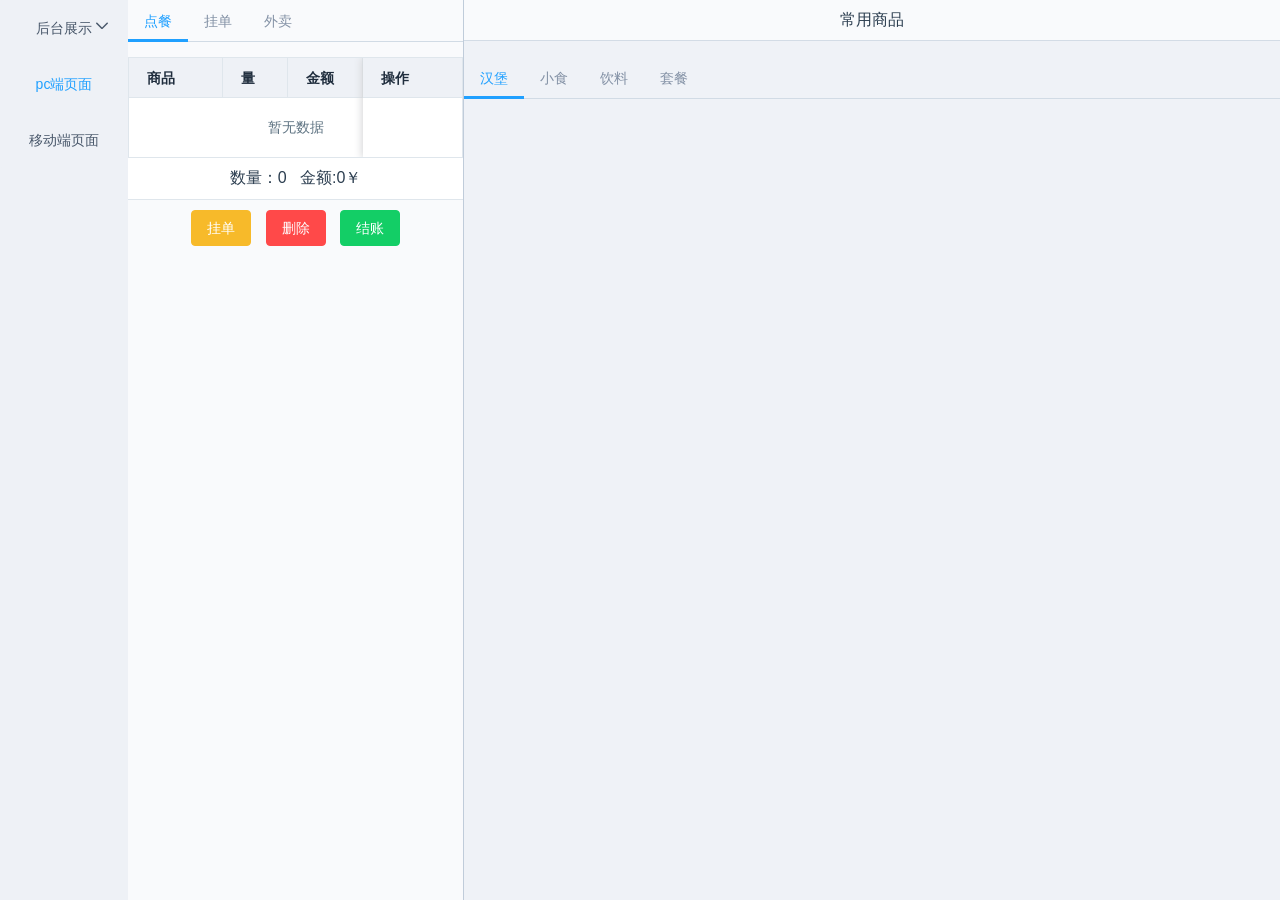
<file: index.html>
<!DOCTYPE html><html><head><meta charset=utf-8><title>pos系统</title><link rel=stylesheet href=http://at.alicdn.com/t/font_jrralecbqbtbuik9.css><style>html,body,#app{
        margin: 0;
        padding: 0;
        height: 100%;
      }</style><link href=./static/css/app.3a19585bdc3f00dec6bee35e8d6005c1.css rel=stylesheet></head><body><div id=app></div><script type=text/javascript src=./static/js/manifest.e45a3554b7d37292c653.js></script><script type=text/javascript src=./static/js/vendor.a2887cfcc15d19ffaa5c.js></script><script type=text/javascript src=./static/js/app.799902dcd761c5651211.js></script></body></html>
</file>
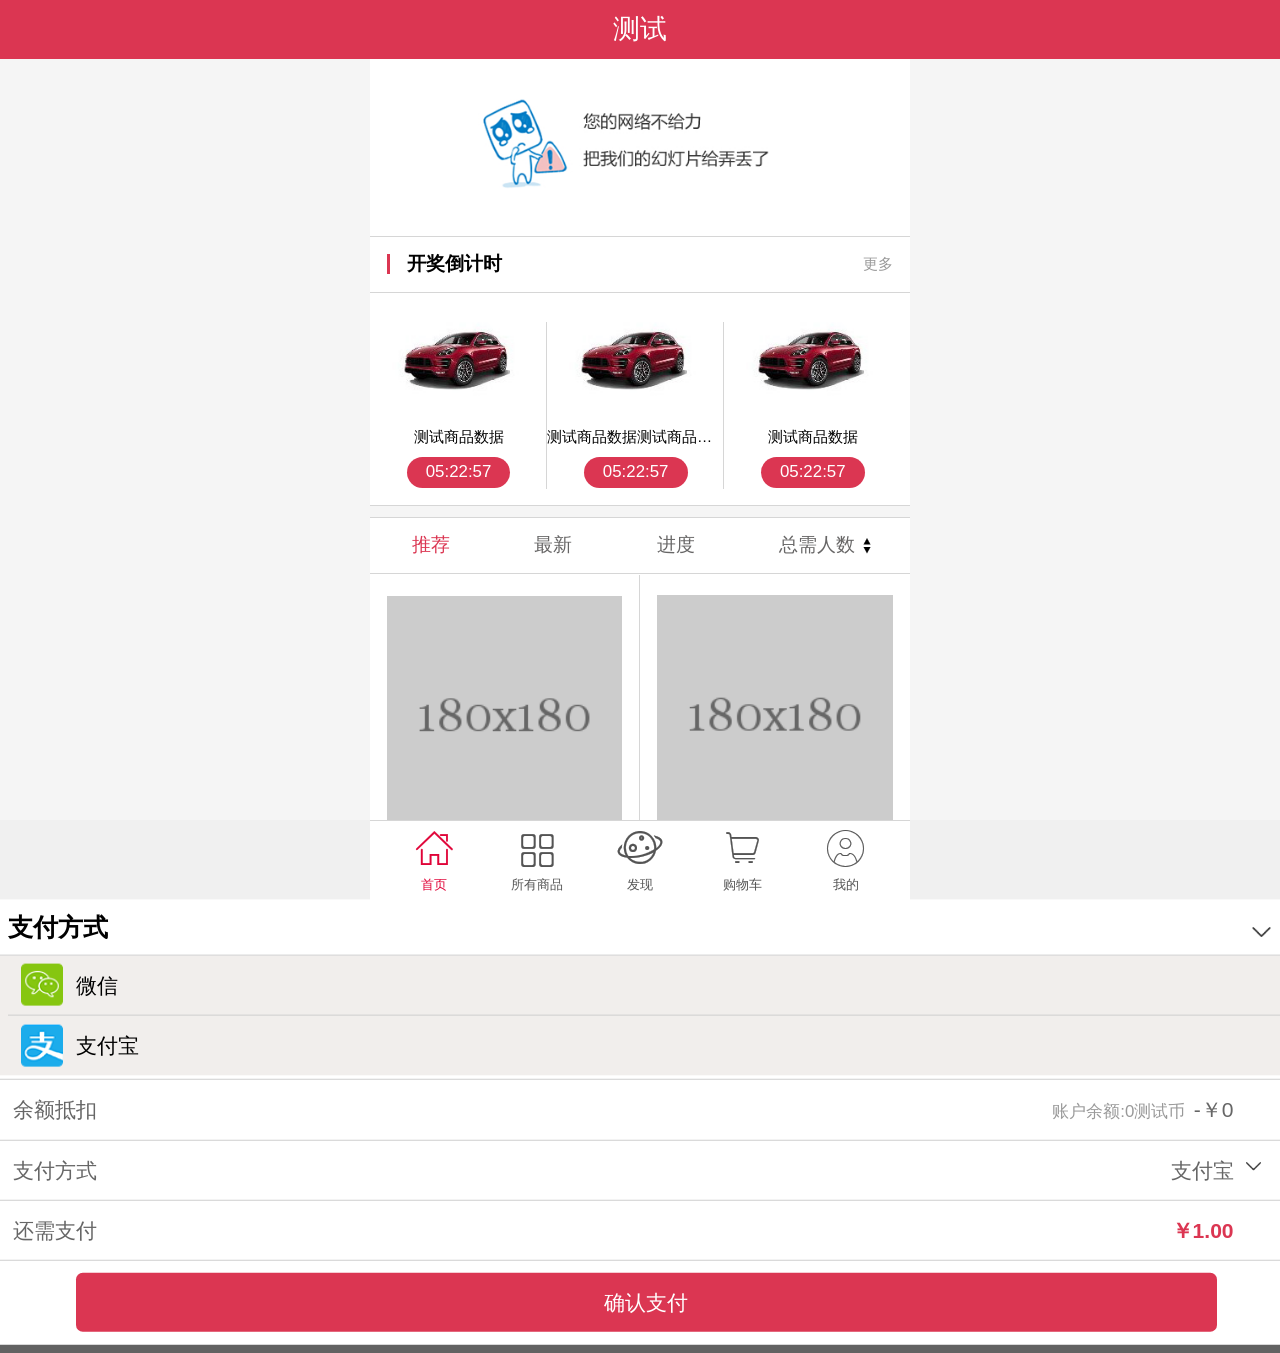
<file: app/index/index.html>
<!DOCTYPE html>
<html lang="en">
<head>
    <meta charset="UTF-8">
    <title>测试首页</title>
    <meta name="viewport" content="width=device-width,maximum-scale=1.0,user-scalable=0">
    <meta name="format-detection" content="telephone=no">
    <meta name="format-detection" content="email=no">
    <meta name="format-detection" content="adress=no">
    <script src="../public-js/flexible.min.js"></script>
    <script src="../public-js/zepto.min.js"></script>
    <script src="../public-js/swiper.min.js"></script>
    <link rel="stylesheet" href="../public-css/swiper.min.css">
    <link rel="stylesheet" href="../public-css/normalize.css">
    <link rel="stylesheet" href="index.min.css">
</head>
<body>
    <header>
        <!--<select name="" id="index-select">-->
            <!--<option value="南京">南京</option>-->
            <!--<option value="上海">上海</option>-->
            <!--<option value="无锡">无锡</option>-->
        <!--</select>-->
        测试
    </header>
    <section class="idnex-section">
        <div class="swiper-container index-banner">
            <div class="swiper-wrapper">
                <div class="swiper-slide">
                    <a href="javascript:void(0)"><img src="../public-img/banner.png"></a>
                </div>
            </div>
            <div class="swiper-pagination"></div>
        </div>
        <!--<nav>-->
            <!--<div class="nav-list">-->
                <!--<a href="local-index.html">-->
                    <!--<div class="nav-box">-->
                        <!--<img src="../public-img/icon-house.png" alt="">-->
                    <!--</div>-->
                    <!--<span>本地优选</span>-->
                <!--</a>-->
                <!--<a href="members.html">-->
                    <!--<div class="nav-box">-->
                        <!--<img src="../public-img/icon-prize.png" alt="">-->
                    <!--</div>-->
                    <!--<span>会员专区</span>-->
                <!--</a>-->
                <!--<a href="../personal/red-bao.html">-->
                    <!--<div class="nav-box">-->
                        <!--<img src="../public-img/icon-Packing.png" alt="">-->
                    <!--</div>-->
                    <!--<span>抢红包</span>-->
                <!--</a>-->
                <!--<a href="javascript:">-->
                    <!--<div class="nav-box">-->
                        <!--<img src="../public-img/icon-alarm.png" alt="">-->
                    <!--</div>-->
                    <!--<span>最新揭晓</span>-->
                <!--</a>-->
            <!--</div>-->
            <!--&lt;!&ndash;选择其他地区的时候&ndash;&gt;-->
            <!--<div class="nav-list local" style="display: none">-->
                <!--<a href="javascript:">-->
                    <!--<div class="nav-box">-->
                        <!--<img src="../public-img/icon-features.png" alt="">-->
                    <!--</div>-->
                    <!--<span>一元特色</span>-->
                <!--</a>-->
                <!--<a href="javascript:">-->
                    <!--<div class="nav-box">-->
                        <!--<img src="../public-img/icon-catering.png" alt="">-->
                    <!--</div>-->
                    <!--<span>一元餐饮</span>-->
                <!--</a>-->
                <!--<a href="javascript:">-->
                    <!--<div class="nav-box">-->
                        <!--<img src="../public-img/icon-features-04.png" alt="">-->
                    <!--</div>-->
                    <!--<span>一元娱乐</span>-->
                <!--</a>-->
                <!--<a href="javascript:">-->
                    <!--<div class="nav-box">-->
                        <!--<img src="../public-img/icon-life.png" alt="">-->
                    <!--</div>-->
                    <!--<span>一元生活</span>-->
                <!--</a>-->
            <!--</div>-->
        <!--</nav>-->
        <!--<div class="index-title">-->
            <!--<span>5分钟前 <em class="red">138****758</em> (获得第280期Canon/佳能EOS 760D)</span>-->
            <!--<span>5分钟前 <em class="red">138****758</em> (获得第280期Canon/佳能EOS 760D)</span>-->
        <!--</div>-->
        <div class="countdown">
            <span class="countdown-title">
                <em>开奖倒计时</em>
                <a href="../buy-shop/new-time-list.html">更多</a>
            </span>
            <ul class="countdown-list">
                <li>
                    <a href="javascript:">
                        <img src="../public-img/car.jpg" alt="">
                    </a>
                    <p>测试商品数据</p>
                    <span>05:22:57</span>
                </li>
                <li>
                    <a href="javascript:">
                        <img src="../public-img/car.jpg" alt="">
                    </a>
                    <p>测试商品数据测试商品数据</p>
                    <span>05:22:57</span>
                </li>
                <li>
                    <a href="javascript:">
                        <img src="../public-img/car.jpg" alt="">
                    </a>
                    <p>测试商品数据</p>
                    <span>05:22:57</span>
                </li>
            </ul>
        </div>
        <div class="content">
            <ul class="content-nav">
                <li class="content-nav-list active" data-title="6" data-start="2"><a href="javascript:">推荐</a></li>
                <li class="content-nav-list" data-title="2" data-start="2"><a href="javascript:">最新</a></li>
                <li class="content-nav-list" data-title="7" data-start="2"><a href="javascript:">进度</a></li>
                <li class="content-nav-list content-nav-last" data-title="9" data-start="2"><a href="javascript:">总需人数</a><i class="iconfont icon-shangxiajian01"></i></li>
            </ul>
            <div class="content-box">
                <ul class="content-box-ul" data-id="6">
                    <li>
                        <div class="shop-box">
                            <a href="../buy-shop/details.html">
                                <img src="../public-img/public-title.png" alt="">
                            </a>
                            <div class="content-title">
                                <h3>2012 款奔驰ML</h3>
                                <p>开奖进度<em>60%</em></p>
                                <div class="linear clearfix"><i></i></div>
                            </div>
                            <div class="content-buy">
                                <img src="../public-img/icon-bay.png" alt="">
                            </div>
                        </div>
                    </li>
                    <li>
                        <div class="shop-box">
                            <a href="../buy-shop/details.html">
                                <img src="../public-img/public-title.png" alt="">
                            </a>
                            <div class="content-title">
                                <h3>2012 款奔驰ML</h3>
                                <p>开奖进度<em>60%</em></p>
                                <div class="linear clearfix"><i></i></div>
                            </div>
                            <div class="content-buy">
                                <img src="../public-img/icon-bay.png" alt="">
                            </div>
                        </div>
                    </li>
                    <li>
                        <div class="shop-box">
                            <a href="../buy-shop/details.html">
                                <img src="../public-img/public-title.png" alt="">
                            </a>
                            <div class="content-title">
                                <h3>2012 款奔驰ML</h3>
                                <p>开奖进度<em>60%</em></p>
                                <div class="linear clearfix"><i></i></div>
                            </div>
                            <div class="content-buy">
                                <img src="../public-img/icon-bay.png" alt="">
                            </div>
                        </div>
                    </li>
                    <li>
                        <div class="shop-box">
                            <a href="../buy-shop/details.html">
                                <img src="../public-img/public-title.png" alt="">
                            </a>
                            <div class="content-title">
                                <h3>2012 款奔驰ML</h3>
                                <p>开奖进度<em>60%</em></p>
                                <div class="linear clearfix"><i></i></div>
                            </div>
                            <div class="content-buy">
                                <img src="../public-img/icon-bay.png" alt="">
                            </div>
                        </div>
                    </li>
                </ul>
            </div>
        </div>
    </section>
<footer>
    <div class="footer-box">
        <a class="red" href="javascript:void(0)">
            <div class="footer-icon iconfont icon-shouye-copy">
            </div>
            <p>首页</p>
        </a>
        <a href="../classify/classify.html">
            <div class="footer-icon iconfont icon-suoyou"></div>
            <p>所有商品</p>
        </a>
        <a href="../found/found.html">
            <div class="footer-icon iconfont icon-faxian"></div>
            <p>发现</p>
        </a>
        <a href="../buy-shop/buy-shop.html">
            <div class="footer-icon iconfont icon-iconfont02"></div>
            <p>购物车</p>
        </a>
        <a href="../personal/personal.html">
            <div class="footer-icon iconfont icon-wode"></div>
            <p>我的</p>
        </a>
    </div>
</footer>
    <!--购物弹出层-->
    <div class="w-pay-shop" style="transform: translate3d(0, 100%, 0)">
        <div class="w-pay-title">
            <h2>测试有风险，参与需谨慎</h2>
            <em class="w-pay-btn"></em>
        </div>
        <div class="w-participate">
            <h3 class="participate-title">参与人次</h3>
            <div class="participate-operation">
                <span class="operation-subtract">-</span>
                <input class="operation-input red" value="1" type="number">
                <span class="operation-add">+</span>
            </div>
            <p class="red participate-describe">10元/人次</p>
            <p class="red participate-describe">单期累计上限500人次</p>
            <ul class="participate-ul">
                <li>5</li>
                <li>10</li>
                <li>15</li>
                <li>20</li>
            </ul>
        </div>
        <div class="w-total">共<em class="red total-lang">1</em>元</div>
        <div class="w-total-btn">立即购买</div>
    </div>
    <!--结算-->
    <div class="w-popup" style="transform: translate3d(0, 100%, 0);">
        <ul>
            <li><h3>结算</h3><em class="popup-colse"></em></li>
            <li><span class="popup-left">应付总额</span><span class="popup-right">￥1.00</span></li>
            <li><span class="popup-left">红包抵扣</span><span class="popup-right"><i class="popup-font">暂无可用红包</i>-￥0</span></li>
            <li><span class="popup-left">余额抵扣</span><span class="popup-right"><i class="popup-font">账户余额:0测试币</i>-￥0</span></li>
            <li class="w-harArr"><span class="popup-left">支付方式</span><span class="popup-right popup-text">支付宝<i class="icon-bg"></i></span></li>
            <li><span class="popup-left">还需支付</span><span class="red popup-right blod">￥1.00</span></li>
            <li><p>确认支付</p></li>
        </ul>
    </div>
    <!--选择支付方式-->
    <div class="w-pay-list" style="transform: translate3d(0, 100%, 0);">
        <div class="w-pay-title">
            <h2>支付方式</h2>
            <em class="w-pay-down"></em>
        </div>
        <ul class="w-pay-list-box">
            <li><img src="../public-img/choose-webchat.png" alt=""><h3>微信</h3></li>
            <li><img src="../public-img/choose-apy.png" alt=""><h3>支付宝</h3></li>
        </ul>
    </div>
    <div class="w-mask w-mask-lower" style="transform: translate3d(0, 100%, 0)"></div>
    <script src="../public-js/main.js"></script>
    <script src="../public-js/index.js"></script>
</body>
</html>
</file>
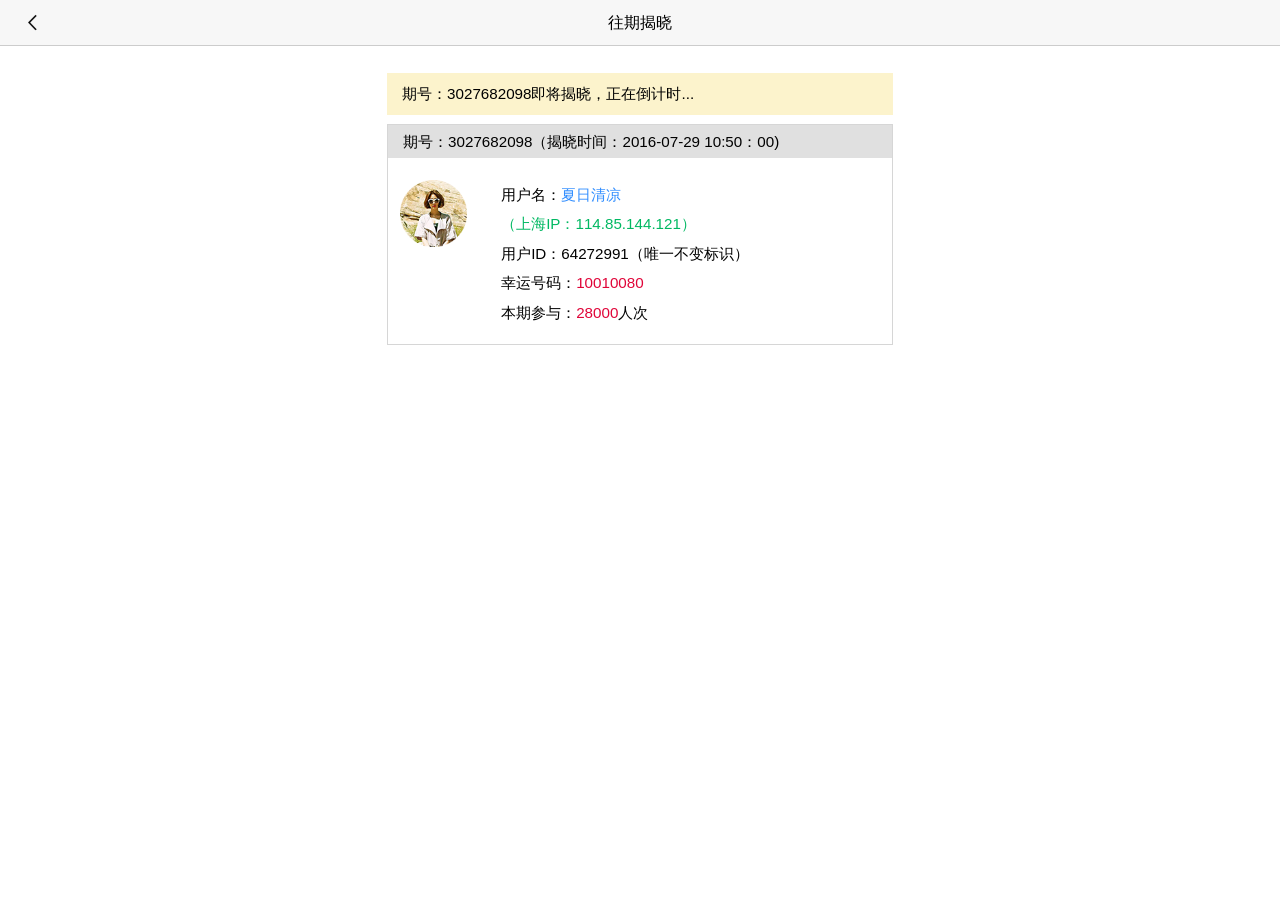
<file: app/buy-shop/announced.html>
<!DOCTYPE html>
<html lang="en">
<head>
    <meta charset="UTF-8">
    <title>正在揭晓</title>
    <meta name="viewport" content="width=device-width,maximum-scale=1.0,user-scalable=0">
    <meta name="format-detection" content="telephone=no">
    <meta name="format-detection" content="email=no">
    <meta name="format-detection" content="adress=no">
    <script src="../public-js/flexible.min.js"></script>
    <script src="../public-js/zepto.min.js"></script>
    <link rel="stylesheet" href="../public-css/normalize.css">
    <link rel="stylesheet" href="buy-shop.min.css">
</head>
<body class="announced-body">
<header class="header-main">
    <a href="javascript:" class="iconfont icon-fanhui"></a>
    往期揭晓
</header>
<section class="announced-section">
    <h1 class="announced-away">期号：<em>3027682098</em>即将揭晓，正在倒计时...</h1>
    <ul class="announced-ul-box">
        <li class="announced-list">
            <h3>期号：<em class="announced-num">3027682098</em>（揭晓时间：<em class="announced-time">2016-07-29 10:50：00</em>)</h3>
            <div class="announced-list-box clearfix">
                <a class="list-box-img" href="javascript:void(0)">
                    <img src="../public-img/geren-logo.png" alt="">
                </a>
                <div class="list-box-right">
                    <p>用户名：<em class="blue">夏日清凉</em></p>
                    <p class="green">（上海IP：114.85.144.121）</p>
                    <p>用户ID：64272991（唯一不变标识）</p>
                    <p>幸运号码：<em class="red">10010080</em></p>
                    <p>本期参与：<em class="red">28000</em>人次</p>
                </div>
            </div>
        </li>
    </ul>
</section>
<script src="../public-js/main.js"></script>
<script src="../public-js/announced.js"></script>
</body>
</html>
</file>
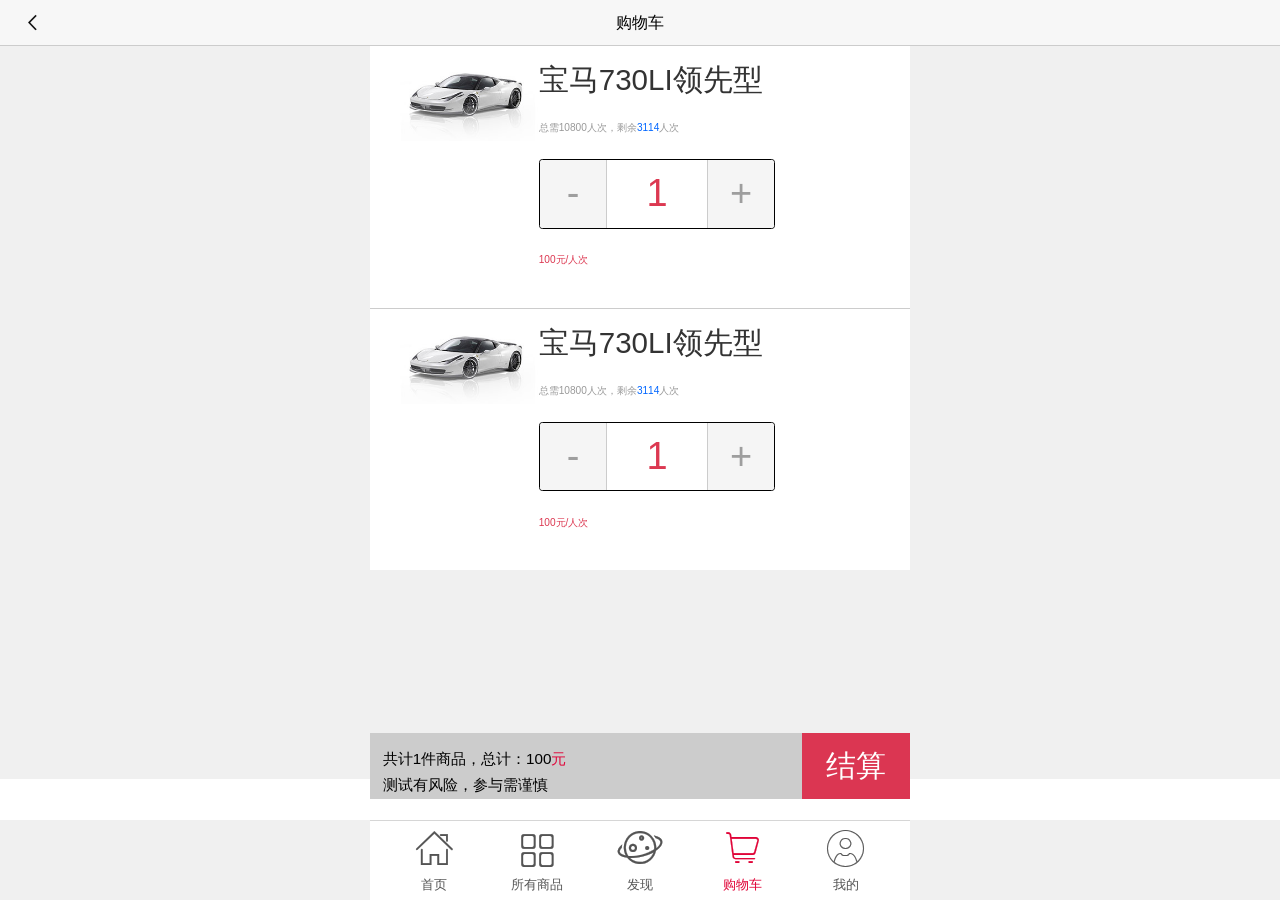
<file: app/buy-shop/buy-shop.html>
<!DOCTYPE html>
<html lang="en">
<head>
    <meta charset="UTF-8">
    <title>购物车</title>
    <meta name="viewport" content="width=device-width,maximum-scale=1.0,user-scalable=0">
    <meta name="format-detection" content="telephone=no">
    <meta name="format-detection" content="email=no">
    <meta name="format-detection" content="adress=no">
    <script src="../public-js/flexible.min.js"></script>
    <script src="../public-js/zepto.min.js"></script>
    <link rel="stylesheet" href="../public-css/normalize.css">
    <link rel="stylesheet" href="buy-shop.min.css">
</head>
<body>
<header class="header-main">
    <a href="javascript:" class="iconfont icon-fanhui"></a>
    购物车
</header>
<section class="buy-shop-section">
    <!--数据为空-->
    <div class="buy-shop-empty">
        <img src="../public-img/my-duo-header.png" alt="">
        <h3>你的购物车是空的</h3>
        <a href="javascript:">立即购买</a>
    </div>
    <!--有数据时候-->
    <div class="buy-shop-data">
        <div class="buy-shop-data-box">
            <ul>
                <li>
                    <a href="javascript:">
                        <img src="../public-img/car-big.jpg" alt="">
                    </a>
                    <div class="data-box-list">
                        <h3>宝马730LI领先型</h3>
                        <p>总需10800人次，剩余<span>3114</span>人次</p>
                        <div class="box-list-select">
                            <span class="w-number-btn-minus">-</span>
                            <input type="text" value="1" pattern="[0-9]*">
                            <span class="w-number-btn-plus">+</span>
                        </div>
                        <p class="red">100元/人次</p>
                    </div>
                </li>
                <li>
                    <a href="javascript:">
                        <img src="../public-img/car-big.jpg" alt="">
                    </a>
                    <div class="data-box-list">
                        <h3>宝马730LI领先型</h3>
                        <p>总需10800人次，剩余<span>3114</span>人次</p>
                        <div class="box-list-select">
                            <span class="w-number-btn-minus">-</span>
                            <input type="text" value="1" pattern="[0-9]*">
                            <span class="w-number-btn-plus">+</span>
                        </div>
                        <p class="red">100元/人次</p>
                    </div>
                </li>
            </ul>
        </div>
    </div>
    <div class="shop-btn">
        <section class="section-b section-w">
            <p>共计<em>1</em>件商品，总计：<i>100</i><i class="red">元</i></p>
            <p>测试有风险，参与需谨慎</p>
        </section>
        <div class="btn-shop section-b">
            结算
        </div>
    </div>
</section>
<footer>
    <div class="footer-box">
        <a href="../index/index.html">
            <div class="footer-icon iconfont icon-shouye-copy">
            </div>
            <p>首页</p>
        </a>
        <a href="../classify/classify.html">
            <div class="footer-icon iconfont icon-suoyou"></div>
            <p>所有商品</p>
        </a>
        <a href="../found/found.html">
            <div class="footer-icon iconfont icon-faxian"></div>
            <p>发现</p>
        </a>
        <a class="red" href="../buy-shop/buy-shop.html">
            <div class="footer-icon iconfont icon-iconfont02"></div>
            <p>购物车</p>
        </a>
        <a href="../personal/personal.html">
            <div class="footer-icon iconfont icon-wode"></div>
            <p>我的</p>
        </a>
    </div>
</footer>
<script src="../public-js/main.js"></script>
</body>
</html>
</file>
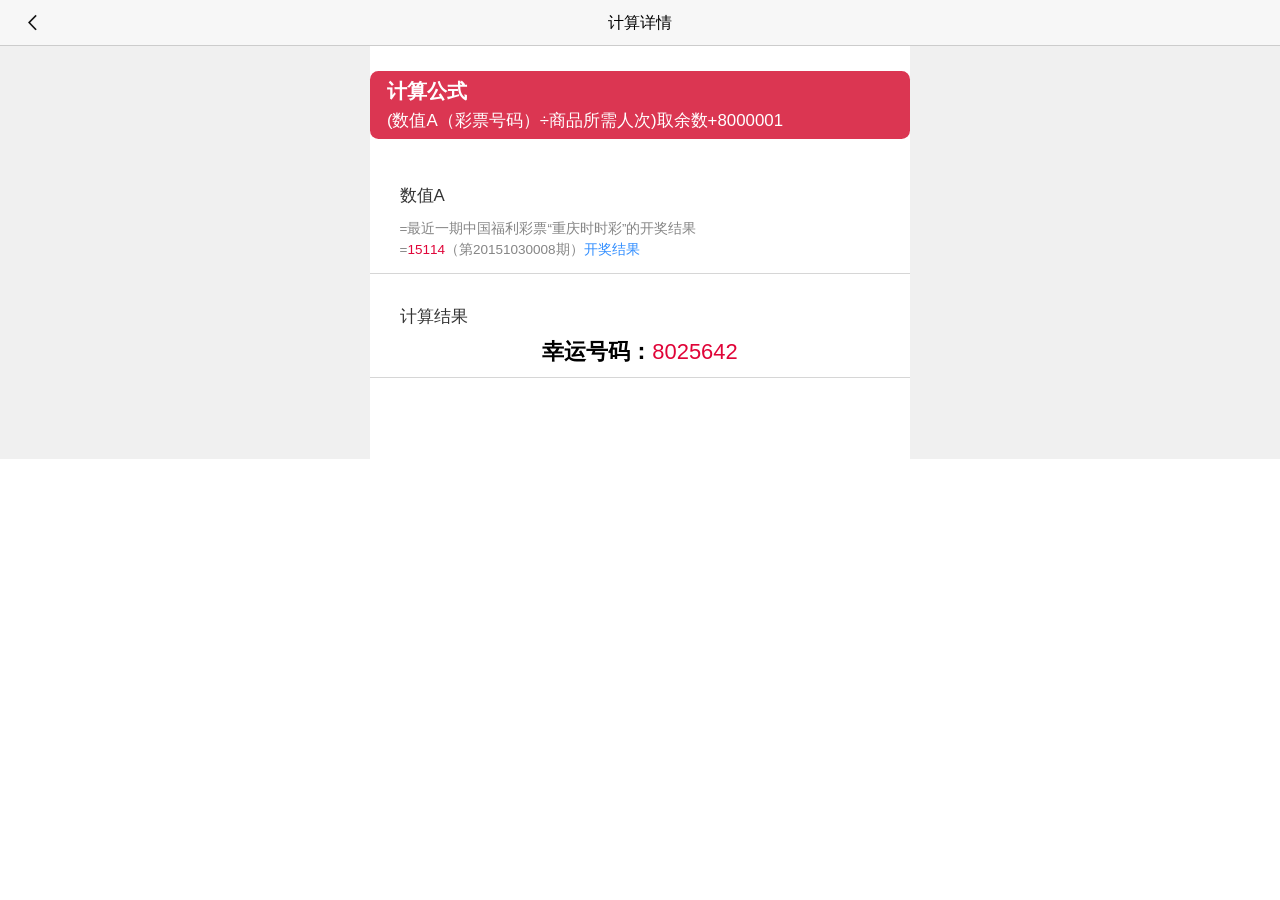
<file: app/buy-shop/calculate.html>
<!DOCTYPE html>
<html lang="en">
<head>
    <meta charset="UTF-8">
    <title>计算详情</title>
    <meta name="viewport" content="width=device-width,maximum-scale=1.0,user-scalable=0">
    <meta name="format-detection" content="telephone=no">
    <meta name="format-detection" content="email=no">
    <meta name="format-detection" content="adress=no">
    <script src="../public-js/flexible.min.js"></script>
    <script src="../public-js/zepto.min.js"></script>
    <link rel="stylesheet" href="../public-css/normalize.css">
    <link rel="stylesheet" href="buy-shop.min.css">
</head>
<body>
<header class="header-main calculate-header">
    <a href="javascript:" class="iconfont icon-fanhui"></a>
    计算详情
</header>
<section class="calculate-section">
    <div class="calculate-title">
        <h3>计算公式</h3>
        <p>(数值A（彩票号码）÷商品所需人次)取余数+8000001</p>
    </div>
    <div class="calculate-describe">
        <h2>数值A</h2>
        <p>=最近一期中国福利彩票“重庆时时彩”的开奖结果</p>
        <p>=<em class="red">15114</em>（第20151030008期）<em class="blue">开奖结果</em></p>
    </div>
    <div class="calculate-describe">
        <h2>计算结果</h2>
        <b>幸运号码：<em class="red">8025642</em></b>
    </div>
</section>
<script src="../public-js/main.js"></script>
</body>
</html>
</file>
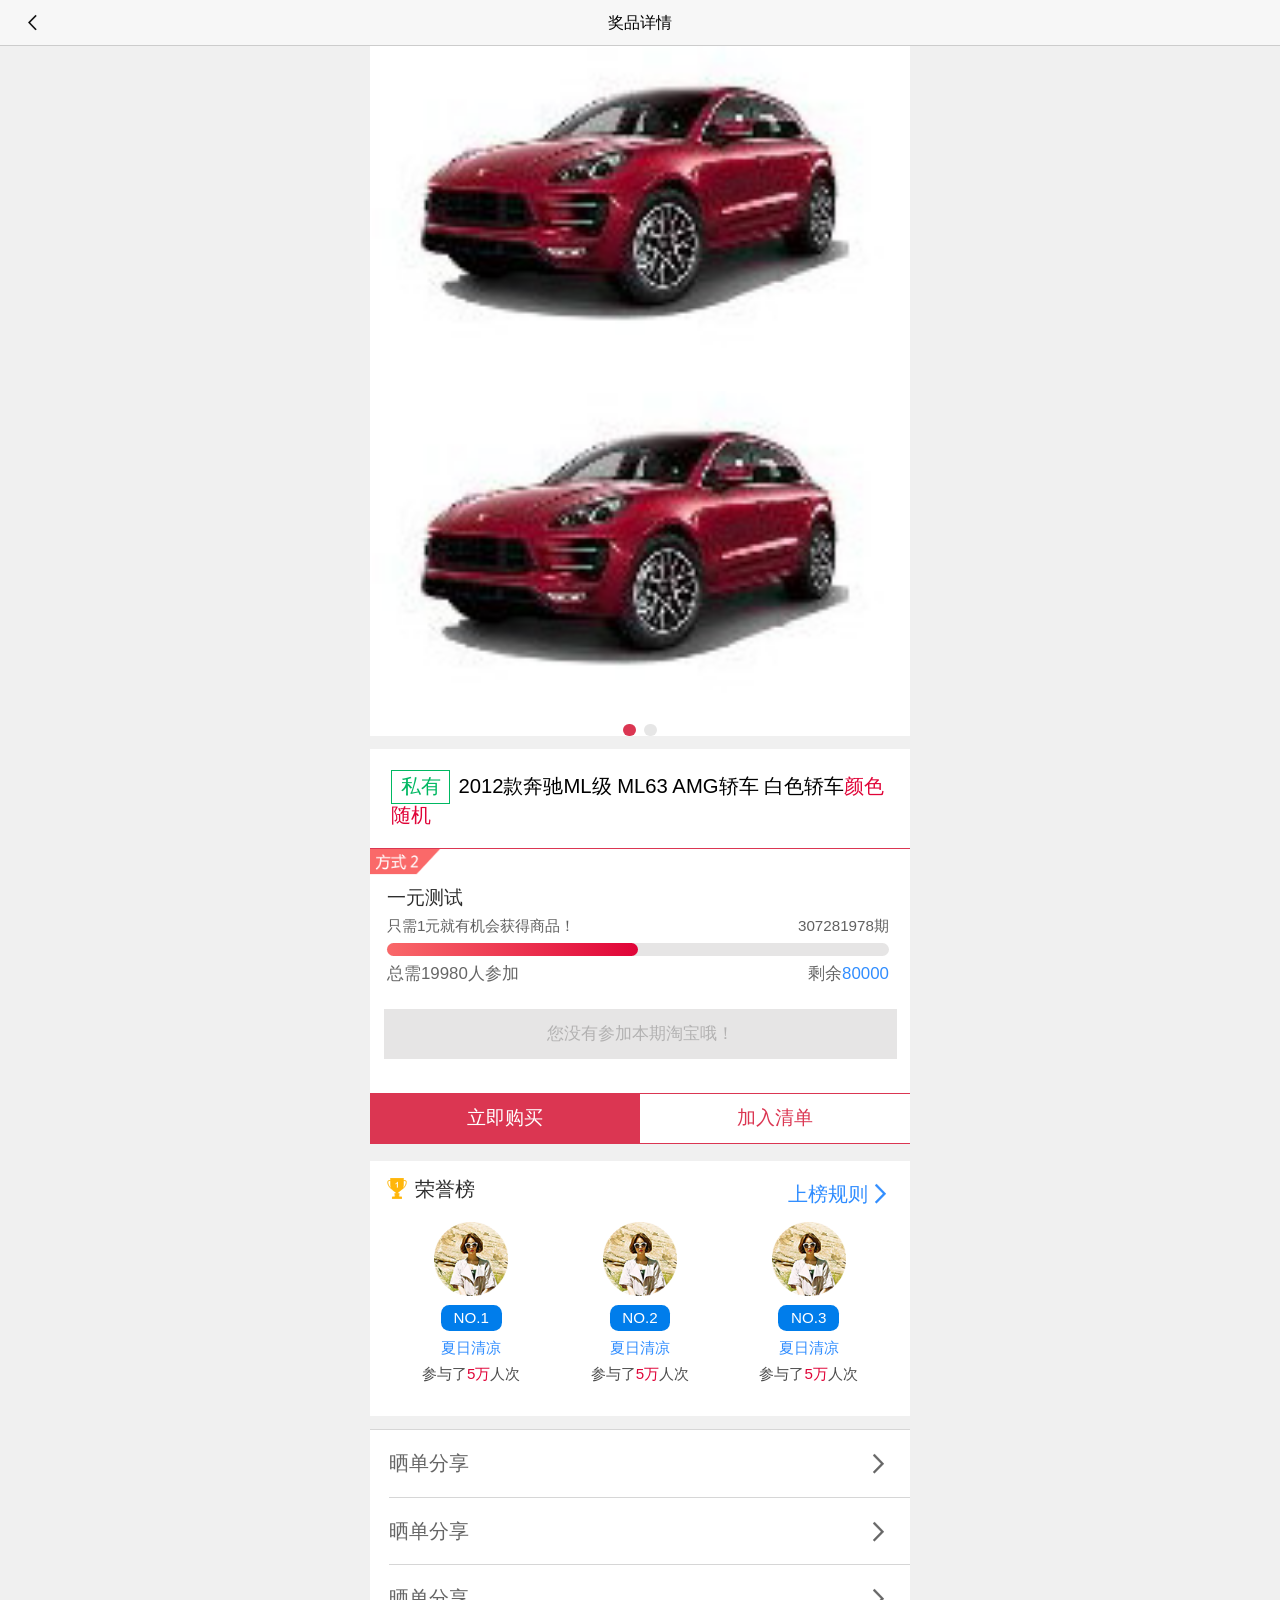
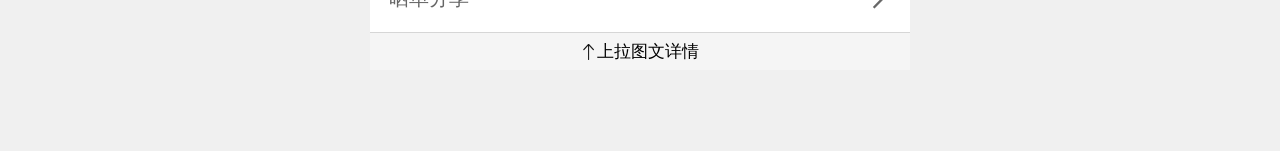
<file: app/buy-shop/details-selfish.html>
<!DOCTYPE html>
<html lang="en">
<head>
    <meta charset="UTF-8">
    <title>奖品详情</title>
    <meta name="viewport" content="width=device-width,maximum-scale=1.0,user-scalable=0">
    <meta name="format-detection" content="telephone=no">
    <meta name="format-detection" content="email=no">
    <meta name="format-detection" content="adress=no">
    <script src="../public-js/flexible.min.js"></script>
    <script src="../public-js/zepto.min.js"></script>
    <link rel="stylesheet" href="../public-css/normalize.css">
    <link rel="stylesheet" href="buy-shop.min.css">
</head>
<body>
<header class="header-main">
    <a href="javascript:" class="iconfont icon-fanhui"></a>
    奖品详情
</header>
<section class="details-section">
    <div class="details-banner">
        <ul class="details-ul">
            <li class="details-banner-li">
                <a href="javascript:void(0)">
                    <img src="../public-img/car.jpg" alt="">
                </a>
            </li>
            <li class="details-banner-li">
                <a href="javascript:void(0)">
                    <img src="../public-img/car.jpg" alt="">
                </a>
            </li>
        </ul>
        <div class="details-bom">
            <ol class="details-ol">
                <li class="on"></li>
                <li></li>
            </ol>
        </div>
    </div>
    <div class="details-banner-title">
        <span class="green">私有</span>2012款奔驰ML级 ML63 AMG轿车 白色轿车<em class="red">颜色随机</em>
    </div>
    <div class="details-title-two">
        <img class="details-two-img" src="../public-img/details-title-two.png" alt="">
        <h3>一元测试</h3>
        <div class="details-title-box clearfix">
            <p class="details-p-l">只需1元就有机会获得商品！</p>
            <p class="details-p-r"><em>307281978</em>期</p>
        </div>
        <div class="details-title-data">
            <em></em>
        </div>
        <div class="details-title-cle clearfix">
            <p class="details-cle-l">总需<em>19980</em>人参加</p>
            <p class="details-cle-r">剩余<em class="blue">80000</em></p>
        </div>
        <button class="details-title-btn" disabled="disabled">您没有参加本期淘宝哦！</button>
    </div>
    <div class="details-pay">
        <a class="details-now" href="javascript:void(0)">立即购买</a>
        <a class="details-shopping" href="javascript:void(0)">加入清单</a>
    </div>
    <div class="details-honor">
        <div class="details-honor-list">
            <span class="honor-list-l">
                <i class="iconfont icon-cup"></i>荣誉榜
            </span>
            <span class="honor-list-r">
                <a href="javascript:void(0)">上榜规则<i class="iconfont icon-qianjin"></i></a>
            </span>
        </div>
        <ul class="honor-list-box">
            <li class="honor-list-li">
                <a class="honor-list-img" href="javascript:void(0)">
                    <img src="../public-img/geren-logo.png" alt="">
                </a>
                <p class="honor-list-ranking">NO.1</p>
                <a class="honor-list-name" href="javascript:void(0)">夏日清凉</a>
                <span class="honor-list-num">参与了<em class="red">5万</em>人次</span>
            </li>
            <li class="honor-list-li">
                <a class="honor-list-img" href="javascript:void(0)">
                    <img src="../public-img/geren-logo.png" alt="">
                </a>
                <p class="honor-list-ranking">NO.2</p>
                <a class="honor-list-name" href="javascript:void(0)">夏日清凉</a>
                <span class="honor-list-num">参与了<em class="red">5万</em>人次</span>
            </li>
            <li class="honor-list-li">
                <a class="honor-list-img" href="javascript:void(0)">
                    <img src="../public-img/geren-logo.png" alt="">
                </a>
                <p class="honor-list-ranking">NO.3</p>
                <a class="honor-list-name" href="javascript:void(0)">夏日清凉</a>
                <span class="honor-list-num">参与了<em class="red">5万</em>人次</span>
            </li>
        </ul>
    </div>
    <div class="honor-record">
        <span class="honor-record-list">
            <a href="javascript:void(0)">晒单分享</a>
            <i class="iconfont icon-qianjin"></i>
        </span>
        <span class="honor-record-list">
            <a href="javascript:void(0)">晒单分享</a>
            <i class="iconfont icon-qianjin"></i>
        </span>
        <span class="honor-record-list">
            <a href="javascript:void(0)">晒单分享</a>
            <i class="iconfont icon-qianjin"></i>
        </span>
    </div>
    <div class="honor-footer">
        <i class="iconfont icon-arrowup"></i>上拉图文详情
    </div>
</section>
<script src="../public-js/main.js"></script>
</body>
</html>
</file>
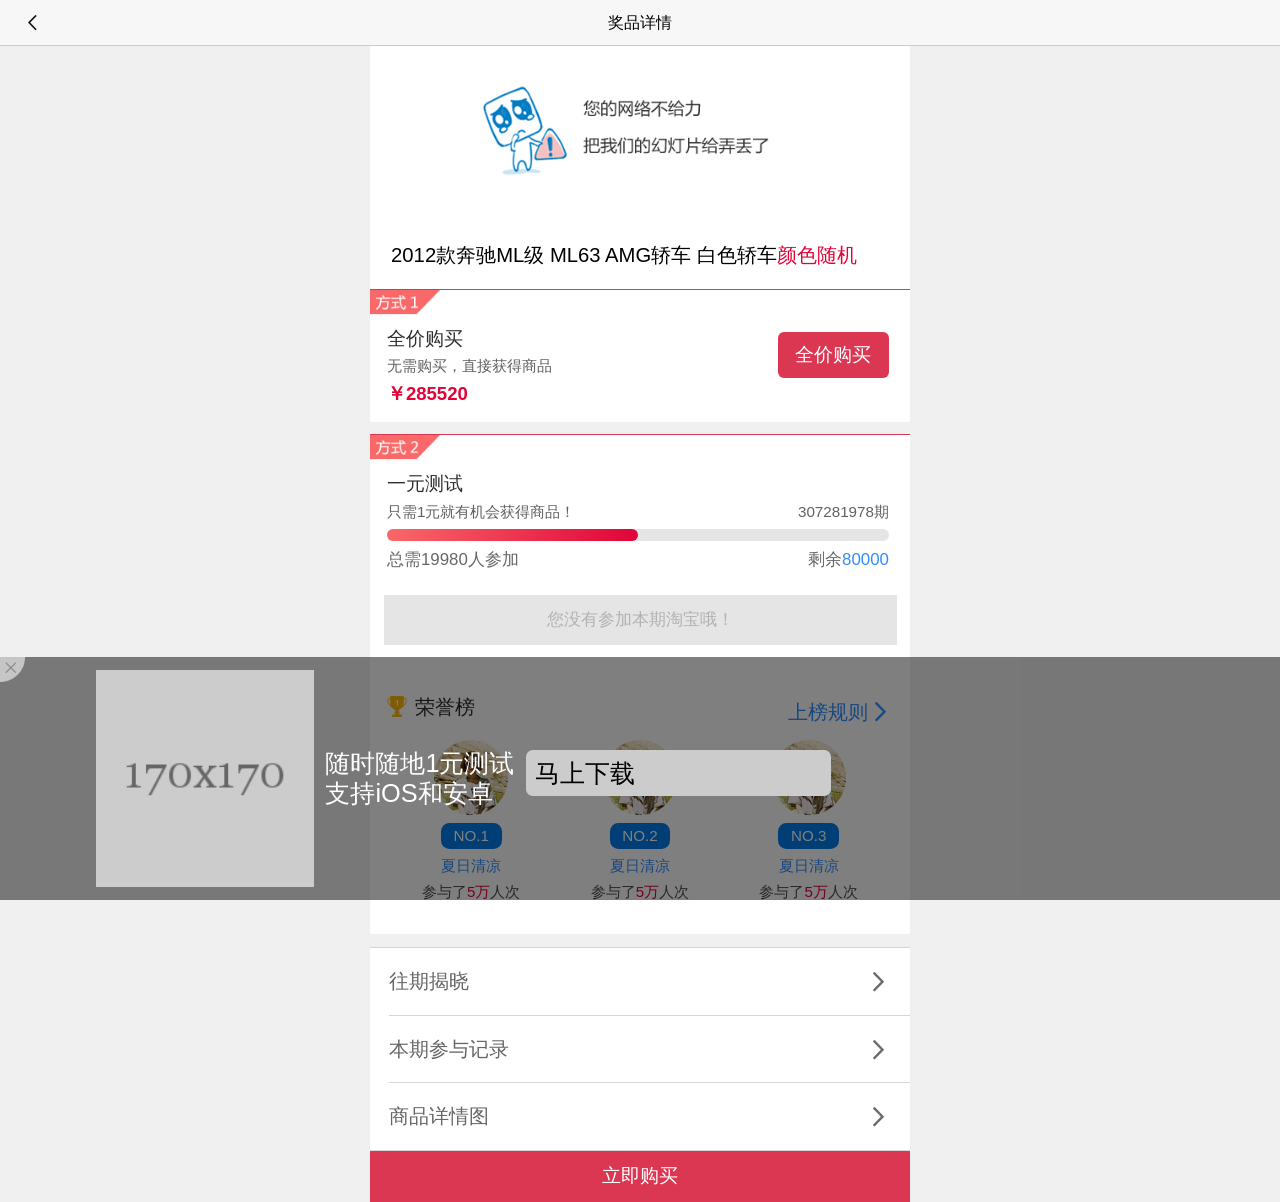
<file: app/buy-shop/details.html>
<!DOCTYPE html>
<html lang="en">
<head>
    <meta charset="UTF-8">
    <title>奖品详情</title>
    <meta name="viewport" content="width=device-width,maximum-scale=1.0,user-scalable=0">
    <meta name="format-detection" content="telephone=no">
    <meta name="format-detection" content="email=no">
    <meta name="format-detection" content="adress=no">
    <script src="../public-js/flexible.min.js"></script>
    <script src="../public-js/swiper.min.js"></script>
    <script src="../public-js/zepto.min.js"></script>
    <link rel="stylesheet" href="../public-css/normalize.css">
    <link rel="stylesheet" href="buy-shop.min.css">
    <link rel="stylesheet" href="../public-css/swiper.min.css">
</head>
<body>
<header class="header-main">
    <a href="javascript:" class="iconfont icon-fanhui"></a>
    奖品详情
</header>
<section class="details-section details-bo">
    <div class="swiper-container">
        <div class="swiper-wrapper">
            <div class="swiper-slide">
                <img src="../public-img/banner.png">
            </div>
        </div>
        <div class="swiper-pagination"></div>
    </div>

    <div class="details-banner-title">
        2012款奔驰ML级 ML63 AMG轿车 白色轿车<em class="red">颜色随机</em>
    </div>
    <div class="details-title-one">
        <img class="details-one-img" src="../public-img/details-title-one.png" alt="">
        <div class="details-one-l">
            <h3>全价购买</h3>
            <p>无需购买，直接获得商品</p>
            <h2 class="shop-my red">￥285520</h2>
        </div>
        <div class="details-one-r red">
            全价购买
        </div>
    </div>
    <div class="details-title-two">
        <img class="details-two-img" src="../public-img/details-title-two.png" alt="">
        <h3>一元测试</h3>
        <div class="details-title-box clearfix">
            <p class="details-p-l">只需1元就有机会获得商品！</p>
            <p class="details-p-r"><em class="shop-goods-name">307281978</em>期</p>
        </div>
        <div class="details-title-data">
            <em></em>
        </div>
        <div class="details-title-cle clearfix">
            <p class="details-cle-l">总需<em class="required">19980</em>人参加</p>
            <p class="details-cle-r">剩余<em class="blue surplus">80000</em></p>
        </div>
        <button class="details-title-btn" disabled="disabled">您没有参加本期淘宝哦！</button>
    </div>
    <!--<div class="details-pay">-->
        <!--<a class="details-now" href="javascript:void(0)">立即购买</a>-->
        <!--<a class="details-shopping" href="javascript:void(0)">加入清单</a>-->
    <!--</div>-->
    <div class="details-honor">
        <div class="details-honor-list">
            <span class="honor-list-l">
                <i class="iconfont icon-cup"></i>荣誉榜
            </span>
            <span class="honor-list-r">
                <a href="javascript:void(0)">上榜规则<i class="iconfont icon-qianjin"></i></a>
            </span>
        </div>
        <ul class="honor-list-box">
            <li class="honor-list-li">
                <a class="honor-list-img" href="javascript:void(0)">
                    <img src="../public-img/geren-logo.png" alt="">
                </a>
                <p class="honor-list-ranking">NO.1</p>
                <a class="honor-list-name" href="javascript:void(0)">夏日清凉</a>
                <span class="honor-list-num">参与了<em class="red">5万</em>人次</span>
            </li>
            <li class="honor-list-li">
                <a class="honor-list-img" href="javascript:void(0)">
                    <img src="../public-img/geren-logo.png" alt="">
                </a>
                <p class="honor-list-ranking">NO.2</p>
                <a class="honor-list-name" href="javascript:void(0)">夏日清凉</a>
                <span class="honor-list-num">参与了<em class="red">5万</em>人次</span>
            </li>
            <li class="honor-list-li">
                <a class="honor-list-img" href="javascript:void(0)">
                    <img src="../public-img/geren-logo.png" alt="">
                </a>
                <p class="honor-list-ranking">NO.3</p>
                <a class="honor-list-name" href="javascript:void(0)">夏日清凉</a>
                <span class="honor-list-num">参与了<em class="red">5万</em>人次</span>
            </li>
        </ul>
    </div>
    <div class="honor-record">
        <!--<span class="honor-record-list">-->
            <!--<a class="details-sun-shop" href="javascript:void(0)">晒单分享</a>-->
            <!--<i class="iconfont icon-qianjin"></i>-->
        <!--</span>-->
        <span class="honor-record-list details-old-q">
            <a href="javascript:void(0)">往期揭晓</a>
            <i class="iconfont icon-qianjin"></i>
        </span>
        <span class="honor-record-list details-old-participation">
            <a href="javascript:void(0)">本期参与记录</a>
            <i class="iconfont icon-qianjin"></i>
        </span>
        <span class="honor-record-list details-old-ols">
            <a href="javascript:void(0)">商品详情图</a>
            <i class="iconfont icon-qianjin"></i>
        </span>
    </div>
    <!--<div class="honor-footer">-->
        <!--<a href="javascript:void(0)">商品详情</a>-->
        <!--<i class="iconfont icon-qianjin"></i>-->
    <!--</div>-->
</section>
<div class="details-pay details-pay-re">
    <a class="details-now" href="javascript:void(0)">立即购买</a>
</div>
<div class="Popup-window" style="display: none">
    <em class="close"></em>
    <div class="Popup-box">
        <img src="../public-img/layer_logo.png" alt="">
        <span>
            <p>随时随地1元测试</p>
            <p>支持iOS和安卓</p>
        </span>
        <div class="Popup-btn">马上下载</div>
    </div>
</div>
<script src="../public-js/main.js"></script>
<script src="../public-js/details.js"></script>
</body>
</html>
</file>
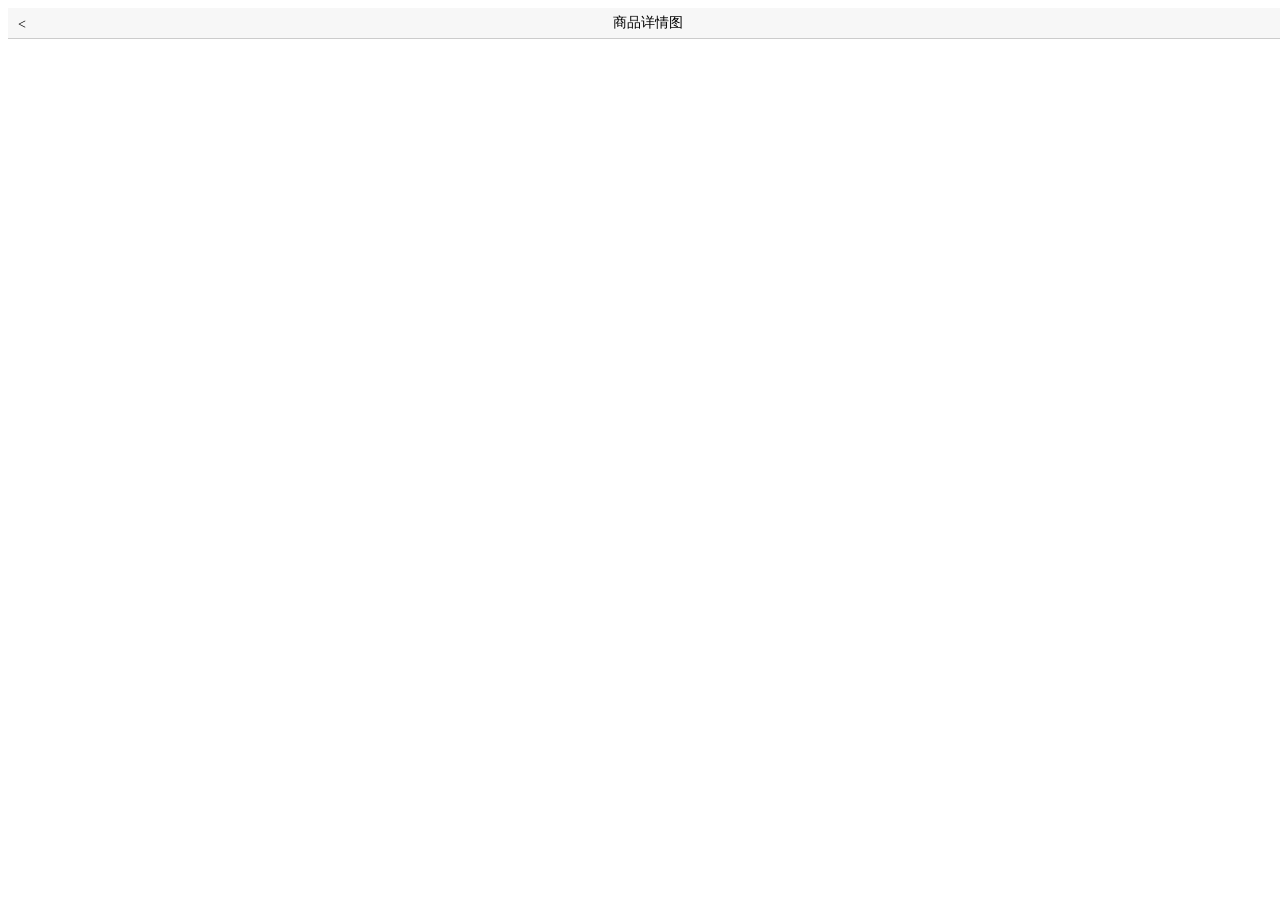
<file: app/buy-shop/details_index.html>
<!DOCTYPE html>
<html lang="en">
<head>
    <meta charset="UTF-8">
    <title>商品详情图</title>
    <style>
        body{
            position: relative;
        }
        .header-main{
            position: fixed;
            line-height: 30px;
            font-size: 14px;
            text-align: center;
            width: 100%;
            background: #f7f7f7;
            color: #000;
            border-bottom: 1px solid #ccc;
        }
        em{
            position: absolute;
            left: 10px;
            top: 2px;
            font-size: 14px;
            font-style: normal;
        }
        p{
            padding-top: 30px;
        }
    </style>
</head>
<body>
<header class="header-main">
    <em><</em>
    商品详情图
</header>
<script src="../public-js/zepto.min.js"></script>
<script src="../public-js/main.js"></script>
<script>
    var gid = getQueryString("gid");
    var url = ip+ 'goods/findSingleIndexGoodsDetail';
    var $data = {gid:gid};
    $.post(url,$data, function (res) {
        $(document.body).append(res.goodsImg)
    });
    $(".header-main")[CLICK](function () {
        history.go(-1)
    })
</script>
</body>
</html>
</file>
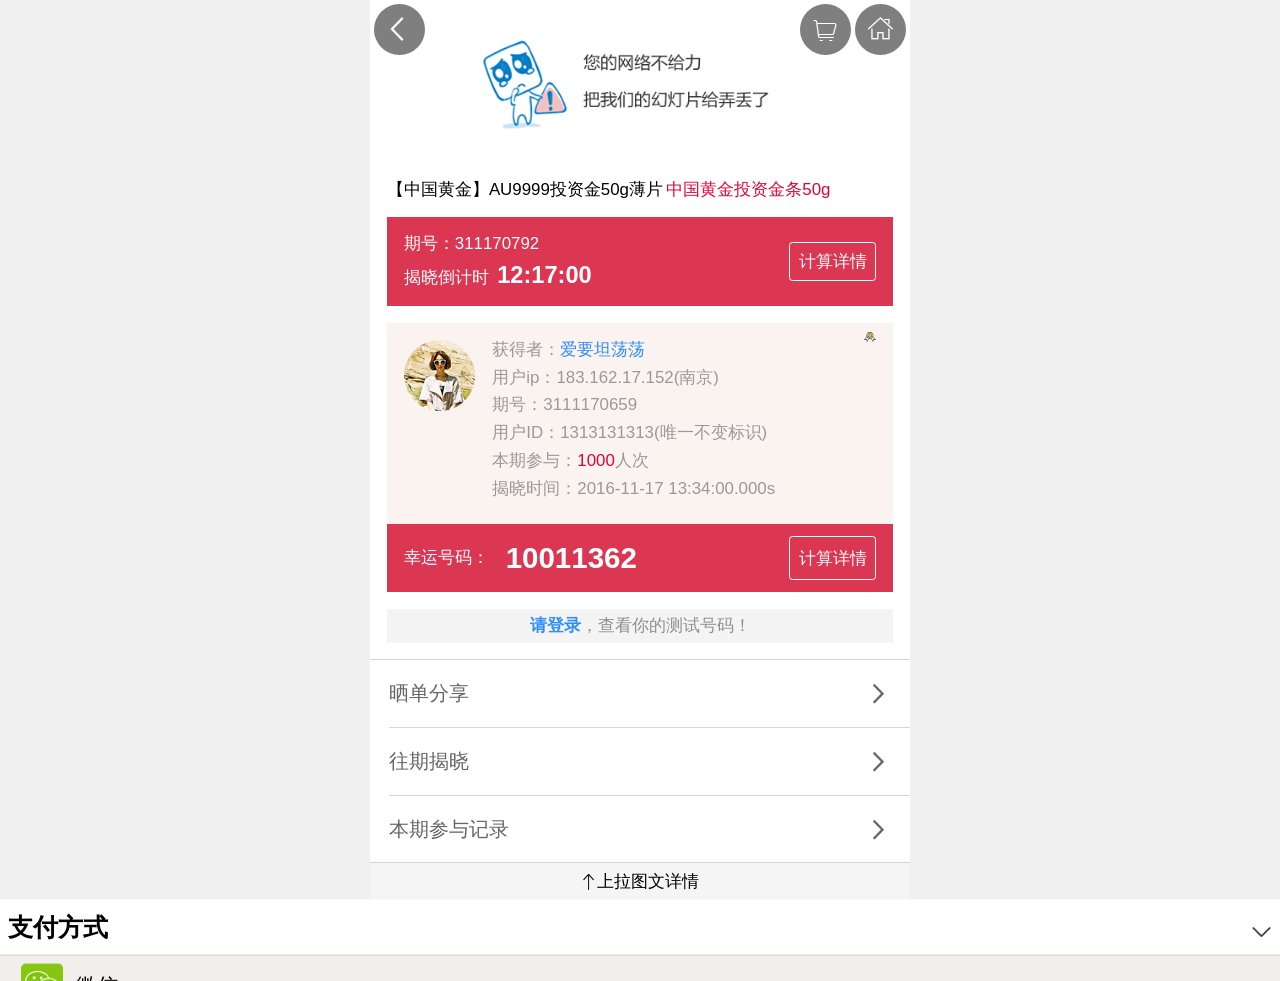
<file: app/buy-shop/lottery.html>
<!DOCTYPE html>
<html lang="en">
<head>
    <meta charset="UTF-8">
    <title>奖品详情</title>
    <meta name="viewport" content="width=device-width,maximum-scale=1.0,user-scalable=0">
    <meta name="format-detection" content="telephone=no">
    <meta name="format-detection" content="email=no">
    <meta name="format-detection" content="adress=no">
    <script src="../public-js/flexible.min.js"></script>
    <script src="../public-js/swiper.min.js"></script>
    <script src="../public-js/zepto.min.js"></script>
    <script src="../public-css/iconfont.js"></script>
    <link rel="stylesheet" href="../public-css/normalize.css">
    <link rel="stylesheet" href="buy-shop.min.css">
    <link rel="stylesheet" href="../public-css/swiper.min.css">
</head>
<body>
<header class="header-main lottery-header">
    <span class="lottery-top">
        <a href="javascript:" class="iconfont icon-fanhui"></a>
    </span>
    <span class="lottery-right">
        <!--购物-->
        <em class="lottery-now-shop" ><i class="iconfont icon-iconfont02"></i></em>
        <!--详情，消息中心，返回首页-->
        <em href="javascript:void(0)"><i class="iconfont icon-shouye-copy"></i></em>
    </span>
</header>
<section class="lottery-section">
    <div class="swiper-container lottery-banner">
        <div class="swiper-wrapper">
            <div class="swiper-slide">
                <img src="../public-img/banner.png">
            </div>
        </div>
        <div class="swiper-pagination"></div>
    </div>
    <div class="lottery-title">
        <span>【中国黄金】AU9999投资金50g薄片</span>
        <span class="red" title="中国黄金投资金条50g">中国黄金投资金条50g</span>
    </div>
    <!--开奖倒计时显示-->
    <div class="lottery-time clearfix">
        <div class="lottery-time-left">
            <p class="lottery-timeang">期号：311170792</p>
            <p class="lottery-now-time">揭晓倒计时<b class="time_ls">12:17:00</b></p>
        </div>
        <div class="lottery-time-right">
            <a href="javascript:void(0)">计算详情</a>
        </div>
    </div>
    <div class="lottery-hot-box">
        <!--中奖之后显示中奖号码-->
        <div class="lottery-hot">
            <div class="lottery-hot-left">
                <a href="javascript:void(0)">
                    <img src="../public-img/geren-logo.png" alt="">
                </a>
            </div>
            <div class="lottery-hot-m">
                <p>获得者：<a class="blue" href="javascript:void(0)">爱要坦荡荡</a></p>
                <p>用户ip：183.162.17.152(南京)</p>
                <p>期号：3111170659</p>
                <p>用户ID：1313131313(唯一不变标识)</p>
                <p>本期参与：<em class="red">1000</em>人次</p>
                <p>揭晓时间：2016-11-17 13:34:00.000s</p>
            </div>
            <div class="lottery-hot-r">
                <!--<i class="iconfont icon-medal"></i>-->
                <svg class="icon" aria-hidden="true">
                    <use xlink:href="#icon-medal"></use>
                </svg>
            </div>
        </div>
        <!--中奖之后显示幸运号码-->
        <div class="lottery-hot-lucky">
            <p>幸运号码：<b>10011362</b></p>
            <a href="javascript:void(0)">计算详情</a>
        </div>
    </div>
    <!--没有登录显示登录方式-->
    <div class="lottery-logo">
        <a class="blue" href="javascript:void(0)">请登录</a>，查看你的测试号码！
    </div>
    <div class="honor-record">
        <span class="honor-record-list">
            <a class="details-sun-shop" href="javascript:void(0)">晒单分享</a>
            <i class="iconfont icon-qianjin"></i>
        </span>
        <span class="honor-record-list details-old-q">
            <a href="javascript:void(0)">往期揭晓</a>
            <i class="iconfont icon-qianjin"></i>
        </span>
        <span class="honor-record-list details-old-participation">
            <a href="javascript:void(0)">本期参与记录</a>
            <i class="iconfont icon-qianjin"></i>
        </span>
    </div>
    <div class="honor-footer">
        <i class="iconfont icon-arrowup"></i>上拉图文详情
    </div>
</section>

<!--购物弹出层-->
<div class="w-pay-shop" style="transform: translate3d(0, 100%, 0)">
    <div class="w-pay-title">
        <h2>测试有风险，参与需谨慎</h2>
        <em class="w-pay-btn"></em>
    </div>
    <div class="w-participate">
        <h3 class="participate-title">参与人次</h3>
        <div class="participate-operation">
            <span class="operation-subtract">-</span>
            <input class="operation-input red" value="1" type="number">
            <span class="operation-add">+</span>
        </div>
        <p class="red participate-describe">10元/人次</p>
        <p class="red participate-describe">单期累计上限500人次</p>
        <ul class="participate-ul">
            <li>5</li>
            <li>10</li>
            <li>15</li>
            <li>20</li>
        </ul>
    </div>
    <div class="w-total">共<em class="red total-lang">1</em>元</div>
    <div class="w-total-btn">立即购买</div>
</div>
<!--结算-->
<div class="w-popup" style="transform: translate3d(0, 100%, 0);">
    <ul>
        <li><h3>结算</h3><em class="popup-colse"></em></li>
        <li><span class="popup-left">应付总额</span><span class="popup-right">￥1.00</span></li>
        <li><span class="popup-left">红包抵扣</span><span class="popup-right"><i class="popup-font">暂无可用红包</i>-￥0</span></li>
        <li><span class="popup-left">余额抵扣</span><span class="popup-right"><i class="popup-font">账户余额:0测试币</i>-￥0</span></li>
        <li class="w-harArr"><span class="popup-left">支付方式</span><span class="popup-right popup-text">支付宝<i class="icon-bg"></i></span></li>
        <li><span class="popup-left">还需支付</span><span class="red popup-right blod">￥1.00</span></li>
        <li><p>确认支付</p></li>
    </ul>
</div>
<!--选择支付方式-->
<div class="w-pay-list" style="transform: translate3d(0, 100%, 0);">
    <div class="w-pay-title">
        <h2>支付方式</h2>
        <em class="w-pay-down"></em>
    </div>
    <ul class="w-pay-list-box">
        <li><img src="../public-img/choose-webchat.png" alt=""><h3>微信</h3></li>
        <li><img src="../public-img/choose-apy.png" alt=""><h3>支付宝</h3></li>
    </ul>
</div>
<div class="w-mask w-mask-lower" style="transform: translate3d(0, 100%, 0)"></div>
<script src="../public-js/main.js"></script>
<script src="../public-js/lottery.js"></script>
</body>
</html>
</file>
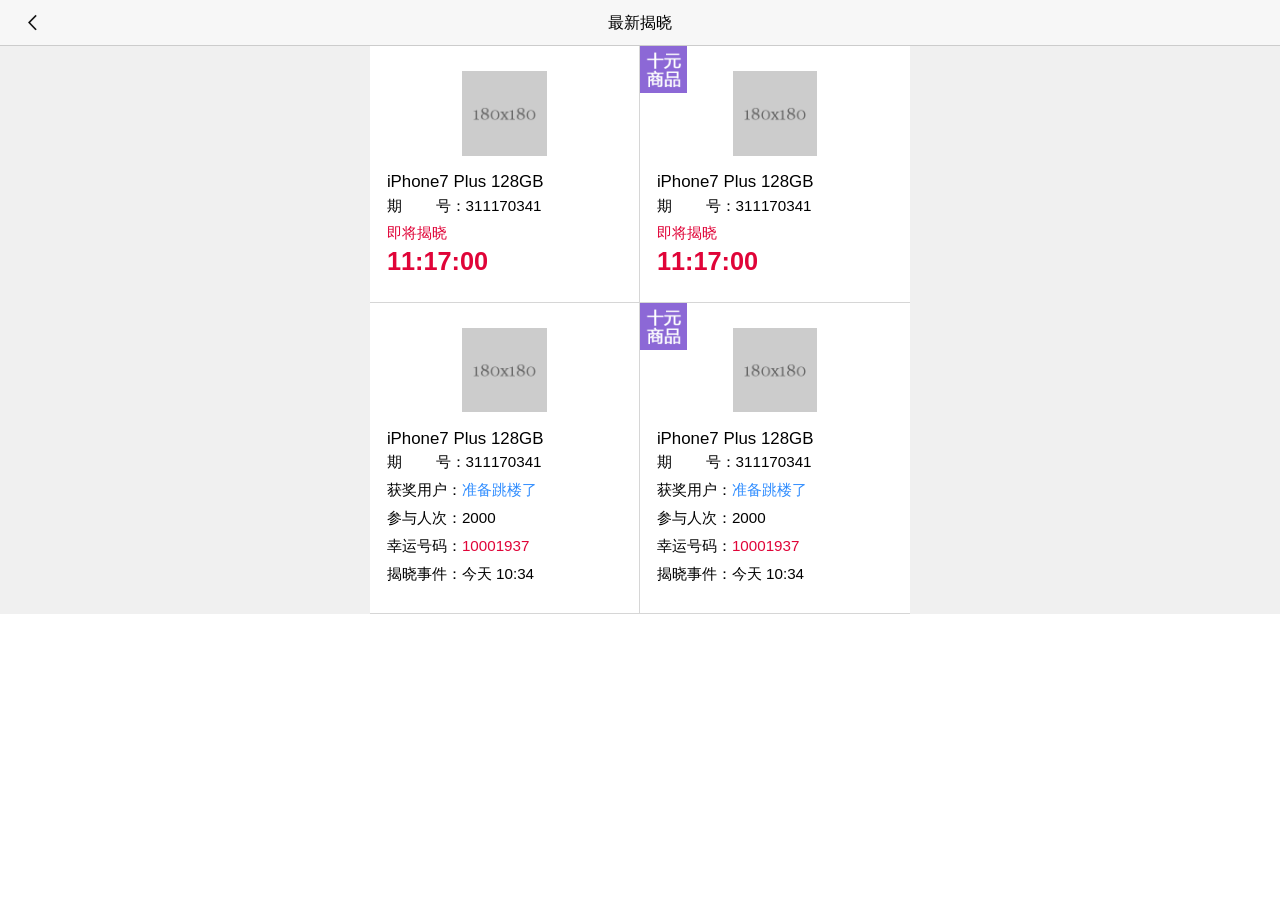
<file: app/buy-shop/new-time-list.html>
<!DOCTYPE html>
<html lang="en">
<head>
    <meta charset="UTF-8">
    <title>最新揭晓</title>
    <meta name="viewport" content="width=device-width,maximum-scale=1.0,user-scalable=0">
    <meta name="format-detection" content="telephone=no">
    <meta name="format-detection" content="email=no">
    <meta name="format-detection" content="adress=no">
    <script src="../public-js/flexible.min.js"></script>
    <script src="../public-js/zepto.min.js"></script>
    <link rel="stylesheet" href="../public-css/normalize.css">
    <link rel="stylesheet" href="buy-shop.min.css">
</head>
<body>
<header class="header-main">
    <a href="javascript:" class="iconfont icon-fanhui"></a>
    最新揭晓
</header>
<section class="new-time-list">
    <ul class="new-time-box">
        <!--正在倒计时-->
        <li class="new-time-title">
            <a href="JavaScript:void(0)">
                <img class="new-time-shop" src="../public-img/public-title.png" alt="">
                <h3>iPhone7 Plus 128GB</h3>
            </a>
            <p>期&nbsp;&nbsp;&nbsp;&nbsp;&nbsp;&nbsp;&nbsp;&nbsp;号：311170341</p>
            <p class="red"><i></i>即将揭晓</p>
            <b class="red time_ls">11:17:00</b>
        </li>
        <!--10元商品正在倒计时-->
        <li class="new-time-title">
            <img class="new-time-mon" src="../public-img/icon_tens_goods.png" alt="">
            <a href="JavaScript:void(0)">
                <img class="new-time-shop" src="../public-img/public-title.png" alt="">
                <h3>iPhone7 Plus 128GB</h3>
            </a>
            <p>期&nbsp;&nbsp;&nbsp;&nbsp;&nbsp;&nbsp;&nbsp;&nbsp;号：311170341</p>
            <p class="red"><i></i>即将揭晓</p>
            <b class="red time_ls">11:17:00</b>
        </li>
        <!--倒计时完成-->
        <li class="new-time-title">
            <a href="JavaScript:void(0)">
                <img class="new-time-shop" src="../public-img/public-title.png" alt="">
                <h3>iPhone7 Plus 128GB</h3>
            </a>
            <p>期&nbsp;&nbsp;&nbsp;&nbsp;&nbsp;&nbsp;&nbsp;&nbsp;号：311170341</p>
            <p>获奖用户：<a class="blue" href="JavaScript:void(0)">准备跳楼了</a></p>
            <p>参与人次：2000</p>
            <p>幸运号码：<span class="red">10001937</span></p>
            <p>揭晓事件：今天 10:34</p>
        </li>
        <!--十元商品-->
        <li class="new-time-title">
            <img class="new-time-mon" src="../public-img/icon_tens_goods.png" alt="">
            <a href="JavaScript:void(0)">
                <img class="new-time-shop" src="../public-img/public-title.png" alt="">
                <h3>iPhone7 Plus 128GB</h3>
            </a>
            <p>期&nbsp;&nbsp;&nbsp;&nbsp;&nbsp;&nbsp;&nbsp;&nbsp;号：311170341</p>
            <p>获奖用户：<a class="blue" href="JavaScript:void(0)">准备跳楼了</a></p>
            <p>参与人次：2000</p>
            <p>幸运号码：<span class="red">10001937</span></p>
            <p>揭晓事件：今天 10:34</p>
        </li>
    </ul>
</section>
<script src="../public-js/main.js"></script>
<script src="../public-js/new-time-list.js"></script>
</body>
</html>
</file>
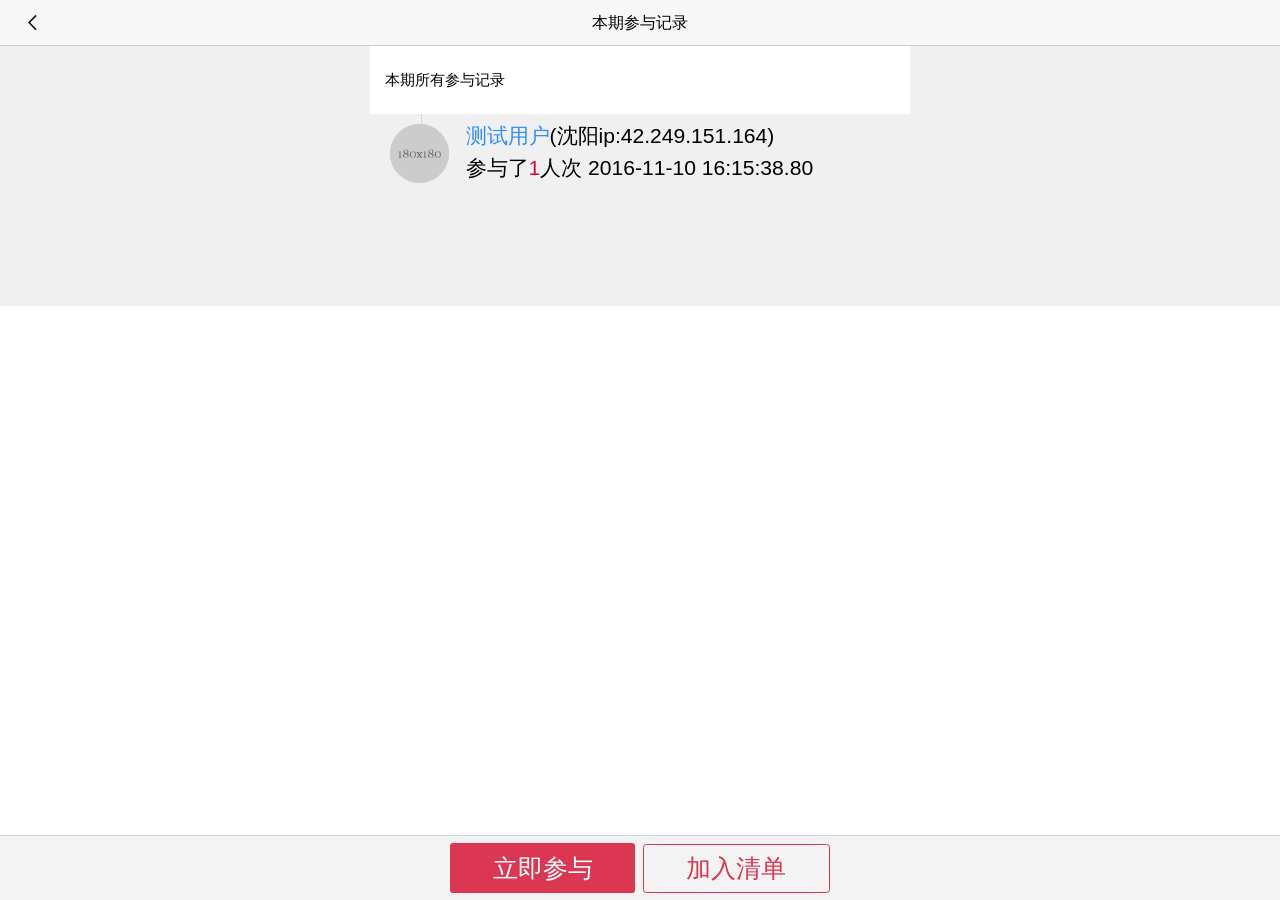
<file: app/buy-shop/participation.html>
<!DOCTYPE html>
<html lang="en">
<head>
    <meta charset="UTF-8">
    <title>本期参与记录</title>
    <meta name="viewport" content="width=device-width,maximum-scale=1.0,user-scalable=0">
    <meta name="format-detection" content="telephone=no">
    <meta name="format-detection" content="email=no">
    <meta name="format-detection" content="adress=no">
    <script src="../public-js/flexible.min.js"></script>
    <script src="../public-js/zepto.min.js"></script>
    <link rel="stylesheet" href="../public-css/normalize.css">
    <link rel="stylesheet" href="buy-shop.min.css">
</head>
<body>
<header class="header-main">
    <a href="javascript:" class="iconfont icon-fanhui"></a>
    本期参与记录
</header>
<section class="participation-section">
    <h3>本期所有参与记录</h3>
    <div class="participation-list">
        <ul class="participation-record">
            <li class="record-list clearfix">
                <a class="participation-logo" href="javascript:void (0)">
                    <img src="../public-img/public-title.png" alt="">
                </a>
                <div class="participation-title">
                    <div class="participation-top">
                        <a class="blue" href="javascript:void(0)">测试用户</a>(沈阳ip:42.249.151.164)
                    </div>
                    <div class="participation-bo">
                        参与了<em class="red">1</em>人次 2016-11-10 16:15:38.80
                    </div>
                </div>
            </li>
        </ul>
    </div>
</section>
<!--最新商品才有-->
<footer class="participation-footer">
    <a class="participation-now" href="javascript:void(0)">立即参与</a>
    <a class="participation-agen" href="javascript:void(0)">加入清单</a>
</footer>
<script src="../public-js/main.js"></script>
<script src="../public-js/participation.js"></script>
</body>
</html>
</file>
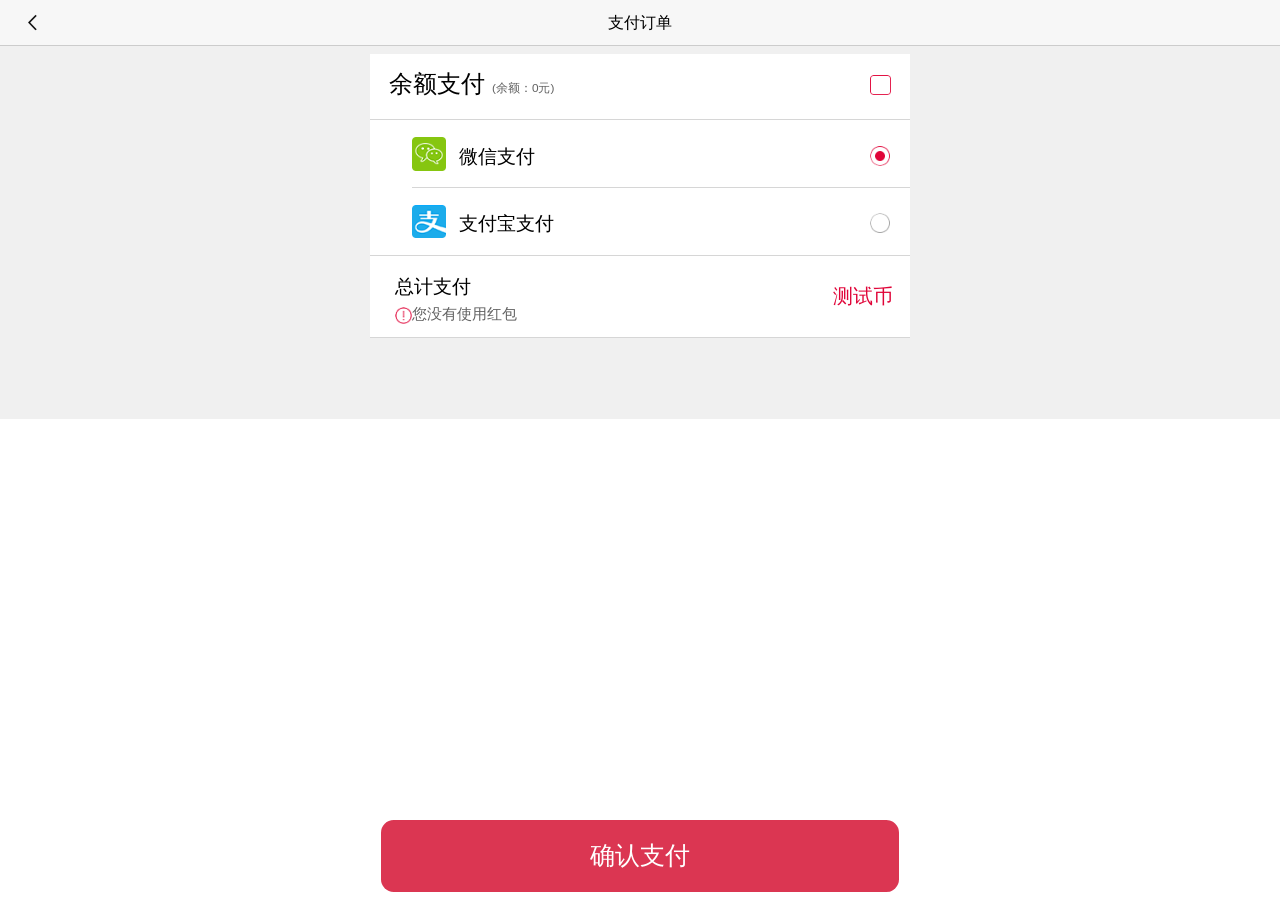
<file: app/buy-shop/pay-shop.html>
<!DOCTYPE html>
<html lang="en">
<head>
    <meta charset="UTF-8">
    <title>支付订单</title>
    <meta name="viewport" content="width=device-width,maximum-scale=1.0,user-scalable=0">
    <meta name="format-detection" content="telephone=no">
    <meta name="format-detection" content="email=no">
    <meta name="format-detection" content="adress=no">
    <script src="../public-js/flexible.min.js"></script>
    <script src="../public-js/zepto.min.js"></script>
    <link rel="stylesheet" href="../public-css/normalize.css">
    <link rel="stylesheet" href="buy-shop.min.css">
</head>
<body>
<header class="header-main">
    <a href="javascript:" class="iconfont icon-fanhui"></a>
    支付订单
</header>
<section class="pay-shop-section">
    <!--<div class="pay-total clearfix">-->
        <!--<span class="pay-span-left">-->
            <!--<h3>商品合计</h3>-->
            <!--<p>您将花费5测试币购买一种商品，要及时完成支付哦~</p>-->
        <!--</span>-->
        <!--<span class="pay-span-right">-->
            <!--<em>5</em>测试币-->
        <!--</span>-->
    <!--</div>-->
    <!--<div class="pay-red">-->
        <!--<span class="clearfix">-->
            <!--<h3>商品合计</h3>-->
            <!--<p>有一个可用红包</p>-->
        <!--</span>-->
        <!--<ul class="clearfix">-->
            <!--<li>-->
                <!--<div class="red-mony">-->
                    <!--<img src="../public-img/red-bao.png" alt="">-->
                    <!--<em>￥<i>2</i></em>-->
                <!--</div>-->
                <!--<p>新人专享红包</p>-->
            <!--</li>-->
            <!--<li>-->
                <!--<div class="red-mony">-->
                    <!--<img src="../public-img/red-bao.png" alt="">-->
                    <!--<em>￥<i>13</i></em>-->
                <!--</div>-->
                <!--<p>新人专享红包</p>-->
            <!--</li>-->
        <!--</ul>-->
    <!--</div>-->
    <div class="pay-choose">
        <div class="pay-choose-title clearfix">
            <span class="choose-title-left">
                <h3>余额支付</h3>
                <p>(余额：0元)</p>
            </span>
            <span class="choose-title-right">
                <input type="hidden" value="1" id="choose">
                <img src="../public-img/choose-1.png" class="choose-btn" alt="">
            </span>
        </div>
        <ul class="pay-choose-ul">
            <input type="hidden" name="pay" value="1" class="pay">
            <li class="clearfix">
                <span class="pay-li-l">
                    <img src="../public-img/choose-webchat.png" alt="">
                    <h3>微信支付</h3>
                </span>
                <span class="pay-span-r">
                    <img src="../public-img/radio-1.png" alt="" class="pay-radio-weChat">
                </span>
            </li>
            <li class="clearfix">
                <span class="pay-li-l clearfix">
                    <img src="../public-img/choose-apy.png" alt="">
                    <h3>支付宝支付</h3>
                </span>
                <span class="pay-span-r">
                    <img src="../public-img/radio-2.png" alt="" class="pay-radio-wePay">
                </span>
            </li>
        </ul>
        <div class="pay-choose-data clearfix">
            <span class="choose-data-left">
                <h3>总计支付</h3>
                <p><em></em>您没有使用红包</p>
            </span>
            <span class="choose-data-right">
                <em class="red">5</em>测试币
            </span>
        </div>
    </div>
    <div class="pay-btn">
        确认支付
    </div>
</section>
<script src="../public-js/main.js"></script>
<script>
    (function () {
        var choose_btn = $(".choose-btn");
        choose_btn[CLICK](function () {
            var chosse = $("#choose").val();
            if(chosse == 1){
                choose_btn.attr('src','../public-img/choose-2.png');
                $("#choose").val(2);
            }else{
                choose_btn.attr('src','../public-img/choose-1.png');
                $("#choose").val(1);
            }
        });

        //选择支付
        function db_zhifuM(type){
            if(type==1){
                $('.pay-radio-weChat').attr('src','../public-img/radio-1.png');
                $('.pay-radio-wePay').attr('src','../public-img/radio-2.png');
                $('.pay').val(1);
            }else if(type==2){
                $('.pay-radio-weChat').attr('src','../public-img/radio-2.png');
                $('.pay-radio-wePay').attr('src','../public-img/radio-1.png');
                $('.pay').val(2);
            }
        }
        $(".pay-radio-weChat")[CLICK](function(){
            db_zhifuM(1);
        });
        $(".pay-radio-wePay")[CLICK](function(){
            db_zhifuM(2);
        });

        $(".pay-btn")[CLICK](function () {
            if($('.pay').val() == 1){
                window.location="oytrtapp://chooseType:2";
//                console.log("oytrtapp://chooseType:2")
            }else{
                window.location="oytrtapp://chooseType:1";
//                console.log("oytrtapp://chooseType:1")
            }

        });
        var money = getQueryString("money");
        $(".choose-data-right em").html(money);
        //  想
    })();
</script>
</body>
</html>
</file>
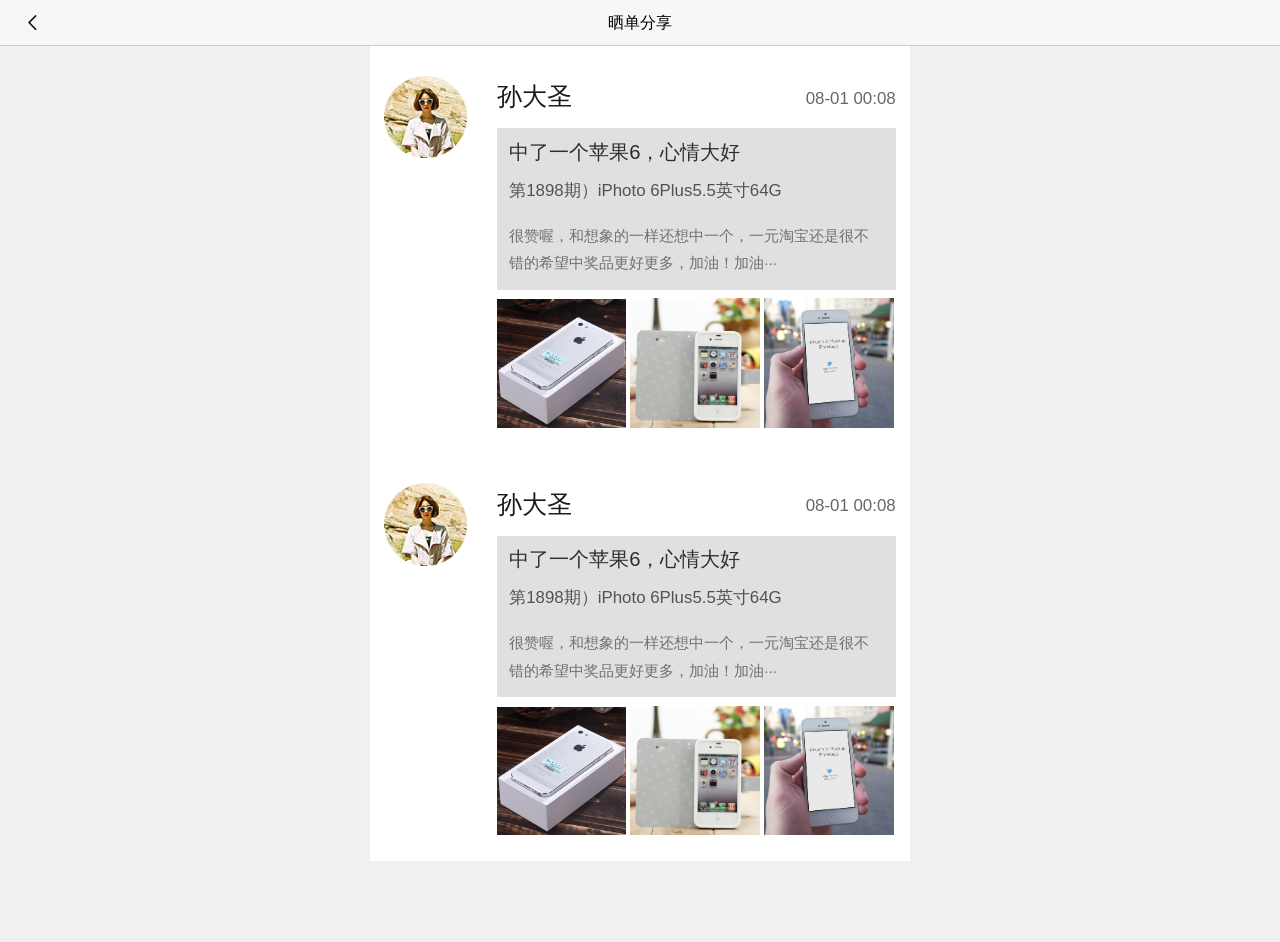
<file: app/buy-shop/share.html>
<!DOCTYPE html>
<html lang="en">
<head>
    <meta charset="UTF-8">
    <title>晒单分享</title>
    <meta name="viewport" content="width=device-width,maximum-scale=1.0,user-scalable=0">
    <meta name="format-detection" content="telephone=no">
    <meta name="format-detection" content="email=no">
    <meta name="format-detection" content="adress=no">
    <script src="../public-js/flexible.min.js"></script>
    <script src="../public-js/zepto.min.js"></script>
    <link rel="stylesheet" href="../public-css/normalize.css">
    <link rel="stylesheet" href="buy-shop.min.css">
</head>
<body>
<header class="header-main">
    <a href="javascript:" class="iconfont icon-fanhui"></a>
    晒单分享
</header>
<section class="share-section">
    <ul class="share-box">
        <li class="share-list">
            <a class="share-list-logo" href="javascript:void(0)">
                <img src="../public-img/geren-logo.png" alt="">
            </a>
            <div class="share-mid">
                <div class="share-mid-top clearfix">
                    <h3><a href="javascript:void(0)">孙大圣</a></h3>
                    <p>08-01 00:08</p>
                </div>
                <div class="share-title">
                    <h3>中了一个苹果6，心情大好</h3>
                    <h4>第1898期）iPhoto 6Plus5.5英寸64G</h4>
                    <p>很赞喔，和想象的一样还想中一个，一元淘宝还是很不错的希望中奖品更好更多，加油！加油···</p>
                </div>
                <div class="share-img">
                    <a href="javascript:void(0)"><img src="../public-img/sj-1.jpg" alt=""></a>
                    <a href="javascript:void(0)"><img src="../public-img/sj-2.jpg" alt=""></a>
                    <a href="javascript:void(0)"><img src="../public-img/sj-3.jpg" alt=""></a>
                </div>
            </div>
        </li>
        <li class="share-list">
            <a class="share-list-logo" href="javascript:void(0)">
                <img src="../public-img/geren-logo.png" alt="">
            </a>
            <div class="share-mid">
                <div class="share-mid-top clearfix">
                    <h3><a href="javascript:void(0)">孙大圣</a></h3>
                    <p>08-01 00:08</p>
                </div>
                <div class="share-title">
                    <h3>中了一个苹果6，心情大好</h3>
                    <h4>第1898期）iPhoto 6Plus5.5英寸64G</h4>
                    <p>很赞喔，和想象的一样还想中一个，一元淘宝还是很不错的希望中奖品更好更多，加油！加油···</p>
                </div>
                <div class="share-img">
                    <a href="javascript:void(0)"><img src="../public-img/sj-1.jpg" alt=""></a>
                    <a href="javascript:void(0)"><img src="../public-img/sj-2.jpg" alt=""></a>
                    <a href="javascript:void(0)"><img src="../public-img/sj-3.jpg" alt=""></a>
                </div>
            </div>
        </li>
    </ul>
</section>
<script src="../public-js/main.js"></script>
<script src="../public-js/share.js"></script>
</body>
</html>
</file>
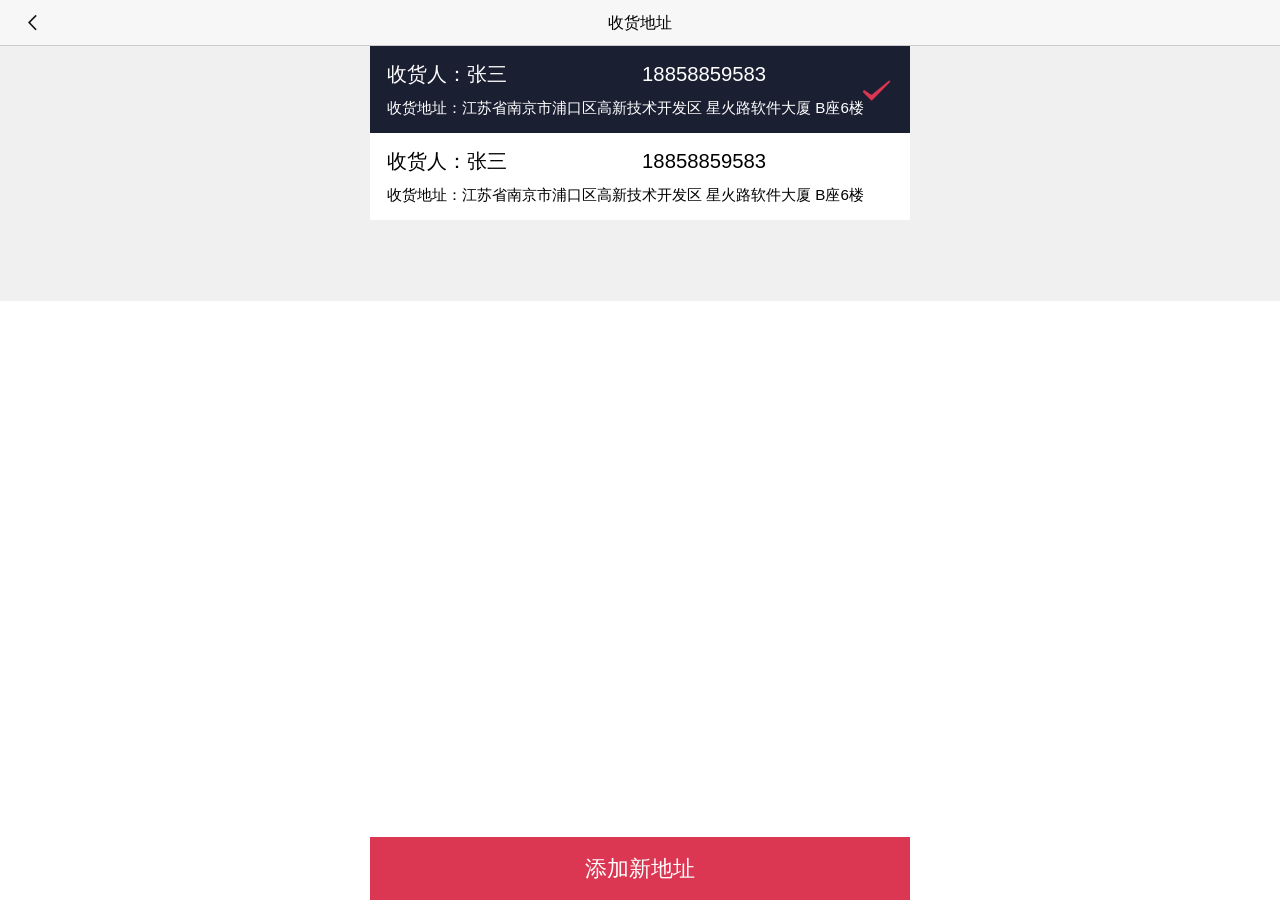
<file: app/buy-shop/shipping-address.html>
<!DOCTYPE html>
<html lang="en">
<head>
    <meta charset="UTF-8">
    <title>奖品详情</title>
    <meta name="viewport" content="width=device-width,maximum-scale=1.0,user-scalable=0">
    <meta name="format-detection" content="telephone=no">
    <meta name="format-detection" content="email=no">
    <meta name="format-detection" content="adress=no">
    <script src="../public-js/flexible.min.js"></script>
    <script src="../public-js/zepto.min.js"></script>
    <link rel="stylesheet" href="../public-css/normalize.css">
    <link rel="stylesheet" href="buy-shop.min.css">
    <link rel="stylesheet" href="../public-css/swiper.min.css">
</head>
<body>
<header class="header-main">
    <a href="javascript:" class="iconfont icon-fanhui"></a>
    收货地址
</header>
<section class="shipping-address-section">
    <!--用户没有地址时-->
    <div class="shipping-address-null" style="display: none">
        <img src="../public-img/address.jpg" alt="">
        <h3>暂无收货地址，立即添加</h3>
        <p>完善收货信息，确保信息的准确性</p>
        <p class="last">以便于中奖产品及时配送，送到您手中</p>
        <a href="javascript:void(0)">添加收货地址</a>
    </div>
    <!--用户管理list-->
    <div class="shipping-address-list">
        <div class="shipping-list active">
            <div class="shipping-title clearfix">
                <span>收货人：张三</span>
                <span>18858859583</span>
            </div>
            <div class="shipping-ad">
                收货地址：江苏省南京市浦口区高新技术开发区 星火路软件大厦
                B座6楼
            </div>
            <i class="iconfont icon-unif063"></i>
        </div>
        <div class="shipping-list">
            <div class="shipping-title clearfix">
                <span>收货人：张三</span>
                <span>18858859583</span>
            </div>
            <div class="shipping-ad">
                收货地址：江苏省南京市浦口区高新技术开发区 星火路软件大厦
                B座6楼
            </div>
        </div>
    </div>
    <div class="shipping-address-footer">
        <p>添加新地址</p>
    </div>
</section>
<script src="../public-js/main.js"></script>
</body>
</html>
</file>
<file: app/index/index.min.css>
.clearfix:after{content:".";display:block;height:0;clear:both;visibility:hidden}body{background:#f5f5f5}header{width:100%;line-height:1.09375rem;position:relative;font-size:.5rem;text-align:center;background:#db3652;color:#fff}#index-select{position:absolute;left:.3125rem;top:.3125rem;font-size:.40625rem;-webkit-appearance:none;border:0;outline:0;background-color:transparent;width:1.40625rem;z-index:1;padding-left:.234375rem}#index-select>option{z-index:99}section{width:10rem;margin:0 auto}section>.banner,.banner>.banner-top,.banner-top>ul{width:100%;overflow:hidden}.banner{position:relative}.banner-top>ul>li{float:left}.banner-top a{display:block;width:100%}.banner-top img{display:block;width:100%}.banner-bo{position:absolute;bottom:.234375rem;width:100%}.banner-bo>ol{width:2.1875rem;overflow:hidden;height:.1875rem;margin:0 auto;text-align:center}.banner-bo>ol>li{display:inline-block;width:.1875rem;height:.1875rem;border-radius:100%;background:#999;text-indent:9999em;margin-right:.140625rem}.banner-bo>ol>li.on{background:#db3652}nav{padding:.390625rem 0 .3125rem 0;width:100%;font-size:0;text-align:center;background:#fff;margin-bottom:.15625rem;border-bottom:.03125rem solid #d6d6d6}nav a{display:inline-block;font-size:.3125rem;width:2.5rem;text-align:center}nav a:last-child{margin-right:inherit}.nav-box{width:1.03125rem;margin:0 auto .390625rem;background:#f0f0f0;border-radius:100%}.nav-box>img{display:block;width:100%}.nav-list{width:10rem}.nav-list span{display:block;text-align:center;font-size:.3125rem;color:#424242}.index-title{border-top:.03125rem solid #d6d6d6;border-bottom:.03125rem solid #d6d6d6;background:#fff;overflow:hidden;height:.9375rem;margin-bottom:.109375rem}.index-title>span{line-height:.9375rem;font-size:.3125rem;margin-right:1.09375rem;float:left}.red{color:#db3652}.countdown{border-top:.03125rem solid #d6d6d6;border-bottom:.03125rem solid #d6d6d6;background:#fff;margin-bottom:.21875rem}.countdown-title{display:block;border-bottom:.03125rem solid #d6d6d6;line-height:1.015625rem;overflow:hidden;padding-right:.3125rem}.countdown-title em{text-indent:2em;font-size:.34375rem;position:relative;float:left;font-weight:bold}.countdown-title em:before{position:absolute;content:"";left:.3125rem;top:.3125rem;width:.0625rem;height:.375rem;background:#db3652}.countdown-title a{float:right;font-size:.28125rem}.countdown-list{overflow:hidden;padding:.53125rem 0 .3125rem 0;font-size:0}.countdown-list li{display:inline-block;position:relative;width:32.8%}.countdown-list li:after{position:absolute;content:"";width:.015625rem;height:3.09375rem;background:#d6d6d6;top:0;right:0;z-index:1}.countdown-list li:last-child{position:inherit}.countdown-list li:last-child:after{position:inherit}.countdown-list li a{display:block}.countdown-list li a img{display:block;width:2.46875rem;margin:0 auto .390625rem}.countdown-list li p{font-size:.28125rem;text-align:center;margin:0 auto .21875rem;text-overflow:ellipsis;white-space:nowrap;overflow:hidden}.countdown-list li span{display:block;width:1.921875rem;background:#db3652;line-height:.5625rem;border-radius:.3125rem;margin:0 auto;color:#fff;font-size:.3125rem;text-align:center}.content{background:#fff;border-top:.03125rem solid #d6d6d6}.content-nav{overflow:hidden;font-size:0;text-align:center;border-bottom:.03125rem solid #d6d6d6}.content-nav li{display:inline-block;margin-right:1.5625rem;line-height:1.015625rem;cursor:pointer;position:relative}.content-nav li:last-child{margin-right:inherit;height:1.015625rem}.content-nav li:last-child a{display:inline-block;margin-right:.078125rem}.content-nav li a{font-size:.34375rem;color:#676666;display:block}.content-nav li i{display:inline-block;width:.15625rem;height:.34375rem}.content-nav .active a,.content-nav .active i{color:#db3652}.content-box ul{position:relative;font-size:0}.content-box ul li{width:50%;display:inline-block;border-right:.03125rem solid #d6d6d6;border-bottom:.03125rem solid #d6d6d6;background:#fff}.content-box ul li:nth-child(even){border-right:none}.shop-box{padding:.390625rem .3125rem;position:relative}.shop-box a{display:block;margin-bottom:.15625rem}.shop-box a img{display:block;width:100%;background:#ccc;margin:0 auto}.shop-box .content-buy{position:absolute;right:.234375rem;bottom:.15625rem}.shop-box .content-buy .shop-box-title{color:#db3652;font-size:.28125rem;padding:.078125rem;border:1px solid #db3652;cursor:pointer;border-radius:.0625rem}.content-title h3{width:4.296875rem;text-overflow:ellipsis;white-space:nowrap;overflow:hidden;display:block;margin:0 auto .1875rem;font-weight:inherit;font-size:.3125rem;line-height:.390625rem}.content-title h3 span{color:#00ad09;font-size:.28125rem;border:1px solid #00ad09;border-radius:.0625rem}.content-title p{font-size:.3125rem;width:4.296875rem;margin:0 auto .1875rem;white-space:nowrap;overflow:hidden;display:block}.content-title p em{color:#308dff;display:inline-block;margin-left:.078125rem}.content-title .linear{width:2.96875rem;float:left;background:#e6e5e5;border-radius:.78125rem;height:.15625rem;position:relative}.content-title .linear i{position:absolute;width:75%;height:.15625rem;left:0;top:0;border-radius:.78125rem;background:#fdb31c}.members-header{width:10rem;background:#30aec9 url("../public-img/members-banner.jpg") no-repeat;background-size:100% 100%;position:relative;height:7.265625rem;margin:0 auto}.header-top{position:relative;top:1.015625rem}.header-top a{position:absolute;left:.40625rem;top:0}.header-top .members-select{position:absolute;right:.234375rem;top:0;right:.26666667rem;font-size:.34666667rem;-webkit-appearance:none;border:0;outline:0;background-color:transparent;width:1.2rem;z-index:1;padding-left:.2rem}.members-nav{position:absolute;bottom:.546875rem;background:none;width:100%;font-size:0;padding:0;border-bottom:none;margin-bottom:0}.members-nav a{display:inline-block;width:25%;text-align:center;position:static;color:#000;font-size:.34375rem}.members-nav a i{font-size:.34375rem}.members-section{background:#30aec9}.members-box{padding:0 3%}.members-box .members-box-li{float:left;width:48%;border:.109375rem solid #1a3f7e;border-radius:.15625rem;background:#fff;margin-right:3%;margin-bottom:.234375rem}.members-box .qc{margin-right:0}.swiper-slide a img{display:block;width:100%}.w-mask-lower{transition:opacity .2s ease-in-out;position:fixed;z-index:98;-position:absolute;left:0;top:0;width:100%;height:100%;background:#000;opacity:.6;filter:alpha(opacity=60)}.w-pay-shop{transition:transform .3s ease-in-out;bottom:0;left:0;right:0;background:#fff;border-radius:0;position:fixed;z-index:99;overflow:auto}.w-pay-title{padding:.234375rem .15625rem;border-bottom:1px solid #cecece;position:relative}.w-pay-title h2{font-family:Helvetica;font-weight:bold;font-size:.46875rem}.w-pay-btn,.popup-colse,.w-pay-down{position:absolute;right:.15625rem;top:.390625rem;width:.3125rem;height:.3125rem;background:url("[data-uri]");background-size:contain}.w-participate{margin-bottom:.15625rem}.participate-title{font-size:.390625rem;text-align:center;margin:.46875rem 0}.participate-operation{width:80%;margin:0 auto .234375rem;position:relative;padding:0 7.7%;height:.78125rem}.participate-operation span{position:absolute;top:0;width:9.5%;height:.78125rem;text-align:center;display:inline-block;z-index:2;line-height:.78125rem;font-size:20px;cursor:pointer}.operation-input{width:81.5%;line-height:.78125rem;height:.78125rem;text-align:center;font-size:.46875rem;outline:none;border:1px solid #666;position:absolute;top:0;left:9.4%;border-right-color:transparent;border-left-color:transparent;-webkit-appearance:none}.operation-input:focus{background:#ffffe1}.operation-subtract{left:0;border:1px solid;border-right-color:#ccc;border-top-left-radius:.0625rem;border-bottom-left-radius:.0625rem}.operation-add{right:0;border:1px solid;border-left-color:#ccc;border-top-right-radius:.0625rem;border-bottom-right-radius:.0625rem}.participate-describe{text-align:center;font-size:.28125rem;margin-bottom:.234375rem}.participate-ul{width:80%;margin:0 auto .234375rem;font-size:0}.participate-ul li{display:inline-block;width:23.5%;text-align:center;line-height:.625rem;margin-right:1.5%;border:1px solid #666;font-size:.28125rem;border-radius:.0625rem;color:#666;cursor:pointer}.participate-ul li:last-child{margin-right:0}.w-total{border-top:1px solid #cecece;border-bottom:1px solid #cecece;text-align:center;font-size:.390625rem;line-height:1.09375rem}.w-total-btn{width:90%;line-height:1.09375rem;margin:.15625rem auto .15625rem;background:#db3652;color:#fff;text-align:center;font-size:.390625rem;border-radius:.125rem}.w-popup,.w-pay-list{transition:transform .3s ease-in-out;bottom:0;left:0;right:0;background:#fff;border-radius:0;position:fixed;z-index:99;overflow:auto}.w-popup ul li,.w-pay-list ul li{line-height:1.09375rem;font-size:.390625rem;position:relative;border-bottom:1px solid #cecece;color:#666;padding-left:.234375rem;cursor:pointer}.w-popup ul li:last-child,.w-pay-list ul li:last-child{border-bottom:none}.w-popup ul li h3,.w-pay-list ul li h3{font-weight:bold;color:#000}.w-popup ul li .popup-right,.w-pay-list ul li .popup-right{position:absolute;right:.859375rem}.w-popup ul li .popup-right .popup-font,.w-pay-list ul li .popup-right .popup-font{font-size:.3125rem;margin-right:.15625rem;color:#999}.w-popup ul li .popup-right .icon-bg,.w-pay-list ul li .popup-right .icon-bg{position:absolute;top:.3125rem;right:-0.546875rem;width:.359375rem;height:.359375rem;background:url("[data-uri]") no-repeat;background-size:contain}.w-popup ul li .blod,.w-pay-list ul li .blod{font-weight:bold}.w-popup ul li:last-child p,.w-pay-list ul li:last-child p{width:90%;border-radius:.125rem;background:#db3652;text-align:center;margin:.234375rem auto;color:#fff}.w-amin-close{transform:translate3d(0, 100%, 0)}.w-amin-open{transform:translate3d(0, 0, 0)}.w-pay-down{width:.390625rem;height:.390625rem;background:url("[data-uri]") no-repeat;background-size:contain}.w-pay-list .w-pay-title{border-bottom:1px solid #cecece}.w-pay-list .w-pay-list-box{background:#f1eeec;padding-left:.15625rem}.w-pay-list .w-pay-list-box li{border-bottom:1px solid #cecece;line-height:1.09375rem;font-size:0}.w-pay-list .w-pay-list-box li img{display:inline-block;width:.78125rem;height:.78125rem;margin-right:.234375rem;vertical-align:middle}.w-pay-list .w-pay-list-box li h3{display:inline-block;font-weight:normal;font-size:.390625rem;vertical-align:middle}
</file>
<file: app/buy-shop/buy-shop.min.css>
.buy-shop-section{padding-bottom:2.3rem}.buy-shop-section .buy-shop-empty{display:none;border-bottom:1px solid #d6d6d6;padding-bottom:.9375rem}.buy-shop-section .buy-shop-empty img{display:block;width:5.40625rem;margin:1.25rem auto .546875rem}.buy-shop-section .buy-shop-empty h3{font-size:.40625rem;text-align:center;margin-bottom:.3125rem}.buy-shop-section .buy-shop-empty a{display:block;margin:0 auto;text-align:center;font-size:.40625rem;width:3.578125rem;line-height:.9375rem;background:#db3652;color:#fff;border-radius:.125rem}.like-you{padding:.3125rem;background:#fff;padding-bottom:.8rem}.like-you h3{font-size:.40625rem;color:#000;margin-bottom:.46875rem}.like-you .like-you-box li{float:left;width:2.5rem;margin-right:.46875rem;padding-bottom:.375rem}.like-you .like-you-box li a{display:block;margin-bottom:.078125rem}.like-you .like-you-box li a img{display:block;width:100%}.like-you .like-you-box li p{text-align:left;font-size:.21875rem;color:#000;margin-bottom:.15625rem}.like-you .like-you-box li .like-you-color{width:80%;position:relative;height:.109375rem;background:#e6e5e5;border-radius:.390625rem}.like-you .like-you-box li .like-you-color i{position:absolute;height:.109375rem;background:#db3652;width:50%;left:0;top:0;border-radius:.390625rem}.buy-shop-data{padding-bottom:1.5625rem}.buy-shop-data-box{background:#fff}.buy-shop-data-box ul li{padding:.3125rem;overflow:hidden;border-top:1px solid #ccc}.buy-shop-data-box ul li:first-child{border-top:none}.buy-shop-data-box ul li a{float:left;width:30%}.buy-shop-data-box ul li a img{display:block;width:100%}.data-box-list{float:right;width:70%}.data-box-list h3{font-size:.546875rem;color:#333}.data-box-list p{padding:.46875rem 0;color:#999;font-size:.1875rem}.data-box-list p span{color:#06f}.data-box-list .red{color:#dc3851}.box-list-select{padding:0 .375rem;position:relative;display:inline-block;vertical-align:middle;-webkit-user-select:none;border:1px solid #000;border-radius:.0625rem;font-size:.1875rem;overflow:hidden}.box-list-select span{font-size:.703125rem;width:1.25rem;height:1.25rem;line-height:1.25rem;text-decoration:none;position:absolute;right:0;text-align:center;overflow:hidden;background:#f5f5f5;color:#9e9e9e;font-weight:normal}.box-list-select input{width:3.59375rem;height:1.25rem;line-height:1.25rem;border:none;color:#dc3851;-webkit-appearance:none;text-align:center;padding:.03125rem .0625rem;outline:none;font-size:.703125rem}.box-list-select input:focus{background:#ffffe1}.box-list-select .w-number-btn-minus{border-radius:.03125rem 0 0 .03125rem;border-right:1px solid #ccc;left:0;top:0}.box-list-select .w-number-btn-plus{border-radius:0 .03125rem .03125rem 0;border-left:1px solid #ccc;right:0;top:0}.shop-btn{position:absolute;width:10rem;margin:0 auto;right:0;left:0;bottom:1.875rem;background:#ccc;z-index:3;overflow:hidden}.shop-btn .section-w{width:80%}.shop-btn .section-b{float:left;padding:.15625rem 0 0 .234375rem}.shop-btn .section-b p{padding-top:.15625rem}.shop-btn .section-b p,.shop-btn .section-b span{font-size:.28125rem;display:block}.shop-btn .btn-shop{width:20%;color:#fff;font-size:.5625rem;text-align:center;padding:inherit;background:#db3652;height:100%;line-height:1.22rem}.pay-shop-section{margin-top:.15625rem}.pay-red{margin-top:.15625rem;padding-bottom:.3125rem}.pay-red span{display:block;background:#fff;padding:0 .3125rem;line-height:1.171875rem;border-top:1px solid #d6d6d6;border-bottom:1px solid #d6d6d6}.pay-red span h3{float:left;font-size:.375rem}.pay-red span p{float:right;font-size:.28125rem}.pay-red ul{padding:.359375rem 0}.pay-red ul li{float:left;width:2.0625rem;margin:0 .359375rem}.pay-red ul li .red-mony{width:100%;margin-bottom:.15625rem;position:relative}.pay-red ul li .red-mony img{display:block;width:100%}.pay-red ul li .red-mony em{position:absolute;left:0;right:0;top:.90625rem;bottom:0;margin:0 auto;font-size:.1875rem;color:#fff7d6;text-align:center}.pay-red ul li .red-mony em i{font-size:.578125rem}.pay-red ul li p{color:#7a7a7a;font-size:.28125rem;font-weight:bold;text-align:center;width:100%}.pay-choose{background:#fff}.pay-choose-title{border-bottom:1px solid #d6d6d6;line-height:1.125rem}.choose-title-left{float:left;font-size:.4375rem;margin-left:.359375rem}.choose-title-left h3{display:inline-block}.choose-title-left p{display:inline-block;font-size:.21875rem;color:#616161}.choose-title-right{float:right;margin-right:.359375rem}.choose-title-right img{display:block;width:.375rem;margin-top:.375rem}.pay-choose-ul{border-bottom:1px solid #d6d6d6}.pay-choose-ul li{margin-left:.78125rem;border-bottom:1px solid #d6d6d6;height:1.25rem}.pay-choose-ul li:last-child{border:none}.pay-li-l{float:left}.pay-li-l img{width:.625rem;float:left;margin-top:.3125rem;margin-right:.234375rem}.pay-li-l h3{float:left;margin-top:.46875rem;font-size:.34375rem}.pay-span-r{float:right}.pay-span-r img{display:block;width:.375rem;margin:.46875rem .375rem 0 0}.pay-choose-data{border-bottom:1px solid #d6d6d6;height:1.515625rem;padding-bottom:1.40625rem}.choose-data-left{float:left;padding-left:.46875rem;margin-top:.359375rem}.choose-data-left h3{font-size:.34375rem;margin-bottom:.15625rem}.choose-data-left p{font-size:.28125rem;color:#616161}.choose-data-left p em{background:url("../public-img/a116.png");background-size:100% 100%;width:.3125rem;height:.3125rem;display:inline-block;vertical-align:middle}.choose-data-right{line-height:1.515625rem;float:right;padding-right:.3125rem;color:#e00438;font-size:.375rem}.pay-btn{width:9.609375rem;height:1.328125rem;line-height:1.328125rem;text-align:center;color:#fff;background:#db3652;font-size:.46875rem;border-radius:.234375rem;position:fixed;right:0;bottom:.15625rem;left:0;margin:0 auto}.calculate-section{padding-top:.46875rem;background:#fff}.calculate-title{background:#db3652;color:#fff;width:100%;margin:0 auto .234375rem;border-radius:.15625rem;padding:.15625rem .3125rem}.calculate-title h3{font-size:.375rem;font-weight:bold;margin-bottom:.15625rem}.calculate-title p{font-size:.3125rem}.calculate-describe{border-bottom:1px solid #d6d6d6;padding:.625rem .546875rem .234375rem}.calculate-describe h2{font-size:.3125rem;color:#333;margin-bottom:.234375rem}.calculate-describe p{font-size:.25rem;color:#858585;line-height:.390625rem}.calculate-describe b{font-size:.40625rem;text-align:center;display:block}.announced-section{background:#fff;padding-left:.359375rem;padding-right:.359375rem}.announced-banner{overflow:hidden;position:relative;margin-bottom:.46875rem}.announced-banner-ul{overflow:hidden}.announced-banner-ul li{float:left;width:100%}.announced-banner-ul li a{display:block}.announced-banner-ul li a img{display:block;width:3.59375rem;margin:0 auto}.announced-banner-bo{position:absolute;bottom:.390625rem;width:100%}.announced-banner-bo .announced-banner-ol{font-size:0;text-align:center}.announced-banner-bo .announced-banner-ol li{width:.234375rem;height:.234375rem;background:#e6e5e5;border-radius:100%;margin-right:.3125rem;display:inline-block}.announced-banner-bo .announced-banner-ol .on{background:#db3652}.announced-title{margin-bottom:.46875rem;font-size:.40625rem}.announced-title span{border:1px solid #00b862;display:inline-block;padding:.046875rem .15625rem;border-radius:.0625rem}.announced-user{background:#fef6f0;padding-bottom:.3125rem;position:relative;overflow:hidden}.announced-user .announced-user-logo{position:absolute;left:.546875rem;top:.3125rem}.announced-user .announced-user-logo img{display:block;width:1.171875rem;height:1.171875rem;border-radius:100%}.announced-user-title{margin-left:2.03125rem;width:7.34375rem;padding-top:.3125rem}.announced-user-title p{font-size:.34375rem;margin-bottom:.078125rem}.announced-user-title .announced-address{text-indent:4em}.announced-user-prize{position:absolute;right:.390625rem;top:.390625rem}.announced-user-prize img{display:block;width:.703125rem}.announced-number{background:url("../public-img/bol.jpg") center repeat-x;background-size:auto 100%;color:#fff}.announced-number h3{font-size:.375rem;float:left;line-height:1.171875rem;margin-left:.546875rem}.announced-number h3 em{font-size:.46875rem}.announced-number a{float:right;font-size:.375rem;border:1px solid #fff;padding:.078125rem;color:#fff;margin-top:.3125rem;margin-right:.546875rem;border-radius:.0625rem}.announced-footer{width:11rem;margin:0 auto;background:#fff;line-height:1.171875rem}.announced-footer p{float:left;font-size:.375rem}.announced-footer .announced-footer-btn{float:right;font-size:.46875rem;background:#db3652;border-radius:.0625rem;color:#fff;padding:0 .3125rem;cursor:pointer}.announced-body{background:#fff}.share-list{background:#fff;padding:.4375rem .265625rem .46875rem;position:relative}.share-list .share-list-logo{position:absolute;left:.265625rem;top:.546875rem;width:1.53125rem}.share-list .share-list-logo img{display:block;width:100%}.share-mid{margin-left:2.078125rem}.share-mid .share-mid-top{margin-top:.234375rem;margin-bottom:.3125rem}.share-mid .share-mid-top h3{float:left}.share-mid .share-mid-top h3 a{display:block;font-size:.46875rem;color:#181919}.share-mid .share-mid-top p{float:right;margin-top:.125rem;font-size:.3125rem;color:#666}.share-title{background:#e0e0e0;padding:.234375rem;margin-bottom:.15625rem}.share-title h3{font-size:.375rem;color:#2e2e2e;margin-bottom:.3125rem}.share-title h4{font-size:.3125rem;margin-bottom:.390625rem;color:#525252}.share-title p{font-size:.28125rem;color:#707070;line-height:.515625rem}.share-img{font-size:0}.share-img a{display:inline-block;margin-right:1%;width:32.5%}.share-img a:nth-child(3n+0){margin-right:0}.share-img a img{display:block;width:100%}.details-banner{position:relative;overflow:hidden;margin-bottom:.234375rem}.details-banner .details-ul li{float:left;width:100%}.details-banner .details-ul li a{display:block}.details-banner .details-ul li a img{display:block;width:100%}.details-bom{position:absolute;bottom:0;width:100%}.details-bom .details-ol{font-size:0;text-align:center}.details-bom .details-ol li{display:inline-block;width:.234375rem;height:.234375rem;background:#e6e6e6;margin-right:.15625rem;border-radius:100%}.details-bom .details-ol li:last-child{margin-right:0}.details-bom .details-ol .on{background:#db3652}.details-title-one{margin-bottom:.234375rem}.details-title-one,.details-title-two{position:relative;border-top:1px solid #db3652;padding-top:.703125rem;background:#fff;padding-bottom:.3125rem}.details-title-one .details-one-img,.details-title-two .details-one-img,.details-title-one .details-two-img,.details-title-two .details-two-img{position:absolute;left:0;top:0;width:1.3125rem;display:block}.details-title-one .details-one-l,.details-title-two .details-one-l{margin-left:.3125rem}.details-title-one .details-one-l h3,.details-title-two .details-one-l h3{font-size:.34375rem;color:#2e2e2e;margin-bottom:.15625rem}.details-title-one .details-one-l p,.details-title-two .details-one-l p{font-size:.28125rem;color:#616161;margin-bottom:.15625rem}.details-title-one .details-one-l h2,.details-title-two .details-one-l h2{font-size:.34375rem;font-weight:bold}.details-one-r{position:absolute;right:.390625rem;top:.78125rem;width:2.0625rem;height:.859375rem;text-align:center;line-height:.859375rem;border-radius:.109375rem;color:#fff;font-size:.34375rem;background:#db3652;cursor:pointer}.details-title-two h3{font-size:.34375rem;color:#2e2e2e;margin-bottom:.15625rem;margin-left:.3125rem}.details-title-box{margin-left:.3125rem;position:relative;margin-bottom:.15625rem}.details-title-box .details-p-l{font-size:.28125rem;color:#616161}.details-title-box .details-p-r{position:absolute;right:.390625rem;top:0;font-size:.28125rem;color:#616161}.details-title-data{margin:0 .390625rem .15625rem .3125rem;height:.234375rem;background:#e6e5e5;border-radius:.78125rem;position:relative}.details-title-data em{position:absolute;left:0;top:0;height:.234375rem;width:50%;background:-webkit-linear-gradient(#f96968, #ec314e, #e00438);background:-o-linear-gradient(#f96968, #ec314e, #e00438);background:-moz-linear-gradient(#f96968, #ec314e, #e00438);background:linear-gradient(to right, #f96869, #e00438);border-radius:.78125rem}.details-title-cle{margin:0 .390625rem .46875rem .3125rem;position:relative}.details-title-cle .details-cle-l{color:#666;font-size:.3125rem}.details-title-cle .details-cle-r{position:absolute;top:0;right:0;font-size:.3125rem;color:#666}.details-title-btn{margin:0 auto .3125rem;background:#e6e5e5;color:#b3b2b2;font-size:.3125rem;line-height:.9375rem;text-align:center;display:block;border:none;width:95%}.details-pay{border-top:1px solid #db3652;border-bottom:1px solid #db3652;font-size:0;margin-bottom:.3125rem}.details-pay .details-now,.details-pay .details-shopping{display:inline-block;width:50%;text-align:center;line-height:.90625rem;font-size:.34375rem;color:#db3652;background:#fff}.details-pay .details-now{background:#db3652;color:#fff}.details-honor{background:#fff;margin-bottom:.234375rem;padding:.3125rem}.details-honor-list{position:relative;margin-bottom:.390625rem}.details-honor-list .honor-list-l{text-align:left;display:block;color:#2e2e2e;font-size:.375rem}.details-honor-list .honor-list-l i{color:#ffb60a;font-size:.375rem;margin-right:.15625rem}.honor-list-r{position:absolute;right:0;top:0}.honor-list-r a{display:block;color:#308dff;font-size:.375rem}.honor-list-r i{font-size:.46875rem;display:inline-block}.honor-list-box{padding-bottom:.3125rem;font-size:0}.honor-list-box .honor-list-li{width:33.33%;text-align:center;display:inline-block}.honor-list-box .honor-list-img{width:1.375rem;margin:0 auto .15625rem;border-radius:100%;display:block}.honor-list-box .honor-list-img img{display:block;width:100%}.honor-list-box .honor-list-ranking{display:inline-block;padding:.078125rem .234375rem;background:#007deb;color:#fff;text-align:center;font-size:.28125rem;border-radius:.15625rem;margin-bottom:.15625rem}.honor-list-box .honor-list-name{display:block;text-align:center;color:#308dff;font-size:.28125rem;margin-bottom:.15625rem}.honor-list-box .honor-list-num{text-align:center;color:#4c4c4c;font-size:.28125rem}.honor-list-box .honor-list-num em{font-size:.28125rem}.honor-record{background:#fff;border-top:1px solid #d6d6d6;border-bottom:1px solid #d6d6d6}.honor-record .honor-record-list{line-height:1.234375rem;margin-left:.34375rem;display:block;position:relative;border-bottom:1px solid #d6d6d6}.honor-record .honor-record-list:last-child{border-bottom:none}.honor-record .honor-record-list a{display:block;line-height:1.234375rem;color:#666;font-size:.375rem}.honor-record .honor-record-list i{position:absolute;font-size:.46875rem;color:#666;top:0;right:.34375rem}.honor-footer{width:10rem;margin:0 auto;line-height:.6875rem;background:#f5f5f5;font-size:.3125rem;text-align:center}.honor-footer img{display:block;width:100%}.details-banner-title{padding:.390625rem;background:#fff;font-size:.375rem}.details-banner-title span{display:inline-block;padding:.078125rem .15625rem;border:1px solid #00b862;margin-right:.15625rem;font-size:.375rem}.details-banner-title em{font-size:.375rem}.details-pay-re{position:relative;bottom:0;z-index:2;left:0;width:10rem;margin:0 auto 0}.details-pay-re .details-now{width:100%}.swiper-slide img{display:block;margin:0 auto;width:100%}.details-bo{padding-bottom:0}.announced-section{padding-bottom:0;padding:.3125rem}.announced-away{width:100%;background:#fcf3cc;line-height:.78125rem;text-indent:1em;font-size:.28125rem;margin-bottom:.15625rem}.announced-list{width:100%;border:1px solid #d6d6d6;margin-bottom:.3125rem}.announced-list h3{width:100%;background:#e0e0e0;line-height:.625rem;text-indent:1em;font-size:.28125rem}.announced-list-box{padding:.390625rem .390625rem .3125rem 1em;position:relative}.announced-list-box .list-box-img{position:absolute;left:1em;top:.390625rem;width:1.25rem;border-radius:100%}.announced-list-box .list-box-img img{display:block;width:100%}.list-box-right{margin-left:1.875rem}.list-box-right p{font-size:.28125rem;line-height:.546875rem}.participation-section h3{line-height:1.25rem;text-indent:1em;font-size:.28125rem;background:#fff}.participation-list{margin-left:.9375rem;padding:10px 10px 0 0;border-left:1px solid #d5d5d5}.record-list{margin-left:-0.59375rem;margin-bottom:.78125rem}.participation-logo{float:left;width:1.09375rem;border-radius:100%;background:#ccc}.participation-logo img{display:block;width:100%;border-radius:100%}.participation-title{float:left;width:85%;margin-left:.3125rem}.participation-top{width:100%;font-size:.390625rem;margin-bottom:.15625rem}.participation-top a{font-size:.390625rem}.participation-bo{width:100%;font-size:.390625rem}.participation-bo a{font-size:.390625rem}.participation-footer{position:fixed;z-index:9;left:0;bottom:0;padding:.125rem .15625rem;text-align:center;border-top:1px solid #d4d4d4;background:rgba(240,240,240,0.8)}.participation-now,.participation-agen{display:inline-block;line-height:.9375rem;text-align:center;font-size:.46875rem;padding:0 .78125rem;border-radius:.0625rem}.participation-now{background:#db3652;color:#fff;margin-right:.15625rem}.participation-agen{line-height:.875rem;border:1px solid #db3652;color:#db3652}.sun-shop-title{margin-left:.625rem;line-height:1.25rem;font-size:.34375rem;color:#adadad;display:block;width:9.375rem;border-color:transparent;border-bottom:1px solid #d6d6d6}.sun-shop-textarea{margin-left:.625rem;border:none;width:9.375rem;min-height:2.34375rem;font-size:.34375rem;line-height:.46875rem;color:#adadad;padding-top:.234375rem;margin-bottom:.3125rem}.sun-shop-section{background:#fff}.sun-shop-banner,.sun-shop-cls,.sun-shop-positioning{padding:0 .625rem;margin-bottom:.46875rem}.sun-banner-img{float:left;width:20%;font-size:.3125rem;margin-right:6%;position:relative;height:2.03125rem}.sun-banner-img i{position:absolute;left:-0.15625rem;top:-0.15625rem;cursor:pointer}.sun-banner-img:last-child{margin-right:0;background:#dbdbdb;cursor:pointer;padding-top:.9375rem;text-align:center}.sun-banner-img img{display:block;width:100%;height:100%}.sun-banner-img em{display:block;width:.78125rem;height:.03125rem;background:#6b6b6b;position:absolute;margin:auto;left:0;top:0;right:0;bottom:0}.sun-banner-img em:after{content:"";position:absolute;left:.375rem;top:-0.375rem;height:.78125rem;width:.03125rem;background:#6b6b6b}.sun-banner-img p{position:absolute;bottom:.234375rem;left:0;font-size:.3125rem;display:block;width:100%}.sun-banner-img span{position:absolute;width:100%;background:#db3652;text-align:center;font-size:.34375rem;color:#fff;line-height:.546875rem;bottom:0;left:0}.sun-shop-positioning{font-size:.3125rem;color:#383838}.sun-shop-details{border-top:.3125rem solid #e0e0e0;margin-bottom:1.015625rem}.shop-details-box{padding-left:.625rem}.shop-details-list{height:1.328125rem;border-bottom:1px solid #d6d6d6;font-size:0}.shop-details-list:last-child{border-bottom:none}.shop-details-list span{display:inline-block;line-height:1.328125rem;font-size:.34375rem;color:#2e2e2e;width:10%}.shop-details-list .shop-details-m{display:inline-block;font-size:.34375rem;font-weight:bold;width:84%;text-align:center;cursor:pointer}.shop-details-list i{display:inline-block;width:6%;font-size:.34375rem;cursor:pointer}.details-list-permissions{display:inline-block;width:45%;text-align:center;font-size:.34375rem;line-height:1.328125rem}.details-m-radio{position:relative;width:.390625rem;height:.390625rem;border:1px solid #d6d6d6;border-radius:50%;display:inline-block;vertical-align:middle}.details-m-radio label{position:absolute;width:.390625rem;height:.390625rem;top:0;left:0;cursor:pointer}.details-m-radio label:after{content:"";width:.15625rem;height:.15625rem;position:absolute;border-radius:50%;top:.078125rem;left:.078125rem;background:#db3652;opacity:0}.details-m-radio input[type=radio]{visibility:hidden}.details-m-radio input[type=radio]:checked+label{border:1px solid #db3652;border-radius:50%;width:.375rem;height:.375rem;position:absolute;left:-0.015625rem;top:-0.015625rem}.details-m-radio input[type=radio]:checked+label:after{opacity:1}.sun-shop-btn{width:11.203125rem;margin:0 auto .3125rem;background:#db3652;line-height:1.015625rem;color:#fff;text-align:center;font-size:.34375rem;cursor:pointer}.my-red-boos{font-size:0;background:#fff;margin-bottom:.234375rem}.my-red-boos .my-red-new,.my-red-boos .my-red-old{display:inline-block;width:50%;text-align:center;font-size:.375rem;color:#616161;line-height:1.171875rem;cursor:pointer}.my-red-boos .active{color:#db3652;border-bottom:1px solid #db3652}.my-red-list,.red-list-old{padding:0 .234375rem}.red-list-old .list-old-box,.red-list-new .list-old-box,.red-list-old .list-old-new,.red-list-new .list-old-new{padding-top:.390625rem;border:1px solid #d6d6d6;border-radius:.0625rem;margin-bottom:.3125rem;background:#fff;overflow:hidden;position:relative;padding-bottom:.390625rem}.red-list-old .list-old-box:last-child,.red-list-new .list-old-box:last-child,.red-list-old .list-old-new:last-child,.red-list-new .list-old-new:last-child{margin-bottom:.546875rem}.red-list-old .list-old-box-title,.red-list-new .list-old-box-title,.red-list-old .list-old-new-title,.red-list-new .list-old-new-title{text-align:center;font-size:.28125rem;color:#7a7a7a}.red-list-old .my-red-top,.red-list-new .my-red-top{position:absolute;text-align:center;line-height:.46875rem;background:#4d4d4d;transform:rotate(-45deg);-ms-transform:rotate(-45deg);-moz-transform:rotate(-45deg);-webkit-transform:rotate(-45deg);-o-transform:rotate(-45deg);width:1.875rem;color:#fff;left:-0.546875rem;top:.234375rem;z-index:5}.red-list-old .my-red-top p,.red-list-new .my-red-top p{font-size:.21875rem}.red-list-old .my-red-old-img,.red-list-new .my-red-old-img{position:absolute;left:.3125rem;top:.3125rem;width:2.03125rem}.red-list-old .my-red-old-img img,.red-list-new .my-red-old-img img{display:block;width:100%}.red-list-old .my-red-old-img span,.red-list-new .my-red-old-img span{position:absolute;top:40%;left:.703125rem;color:#ededed;line-height:.46875rem}.red-list-old .my-red-old-img span i,.red-list-new .my-red-old-img span i{font-size:.25rem;display:inline-block;vertical-align:middle}.red-list-old .my-red-old-img span em,.red-list-new .my-red-old-img span em{font-size:.546875rem;color:#ededed}.red-list-old .my-red-right,.red-list-new .my-red-right{margin-left:2.65625rem}.red-list-old .my-red-right h3,.red-list-new .my-red-right h3{font-size:.34375rem;color:#2e2e2e;margin-bottom:.234375rem}.red-list-old .my-red-right p,.red-list-new .my-red-right p{line-height:.515625rem;font-size:.28125rem}.red-list-new-k img{display:block;width:5.46875rem;margin:1.015625rem auto .46875rem}.red-list-new-k h3{font-size:.40625rem;color:#4c4c4c;margin-bottom:.234375rem;text-align:center}.red-list-new-k a{width:3.59375rem;line-height:1.328125rem;border-radius:.0625rem;display:block;background:#db3652;text-align:center;color:#fff;font-size:.40625rem;margin:0 auto}.shipping-address-null{width:8.671875rem;margin:0 auto}.shipping-address-null img{display:block;width:100%;animation:shake 12s infinite;position:relative;margin-bottom:.703125rem}.shipping-address-null h3{font-size:.40625rem;text-align:center;display:block;color:#525252;margin-bottom:.46875rem}.shipping-address-null p{font-size:.375rem;text-align:center;color:#8a8a8a;margin-bottom:.234375rem}.shipping-address-null .last{margin-bottom:1.640625rem}.shipping-address-null a{display:block;width:5.90625rem;border-radius:.78125rem;border:1px solid #db3652;text-align:center;line-height:.875rem;font-size:.40625rem;color:#db3652;margin:0 auto}@keyframes shake{from,to{transform:translate3d(0, 0, 0)}10%,30%,50%,70%,90%{transform:translate3d(0, -5px, 0)}20%,40%,60%,80%{transform:translate3d(0, 5px, 0)}}.shipping-address-list .active{background:#1b1f32;color:#fff}.shipping-list{padding:.3125rem;background:#fff;position:relative;cursor:pointer}.shipping-list i{position:absolute;right:.15625rem;top:.546875rem;color:#db3652;font-size:.625rem}.shipping-list .shipping-title{margin-bottom:.234375rem;width:9.453125rem}.shipping-list .shipping-title span{float:left;width:50%;font-size:.375rem}.shipping-ad{font-size:.28125rem}.shipping-address-footer{position:fixed;bottom:0;left:0;width:100%}.shipping-address-footer p{width:10rem;background:#db3652;text-align:center;color:#fff;line-height:1.171875rem;margin:0 auto;font-size:.40625rem;cursor:pointer}.new-time-list{padding-bottom:0;background:#fff}.new-time-box{display:flex;display:-webkit-flex;flex-wrap:wrap}.new-time-box .new-time-title{padding-top:.46875rem;padding-bottom:.46875rem;width:50%;flex-direction:column;justify-content:center;align-items:stretch;position:relative;border-right:1px solid #d6d6d6;border-bottom:1px solid #d6d6d6}.new-time-box .new-time-title:nth-child(2n+0){border-right:none}.new-time-box .new-time-title .new-time-mon{position:absolute;width:.875rem;left:0;top:0}.new-time-box .new-time-title a{display:block;width:100%;text-align:center}.new-time-box .new-time-title a .new-time-shop{margin-bottom:.234375rem;width:1.5625rem;height:1.5625rem}.new-time-box .new-time-title a h3{font-size:.3125rem;-webkit-line-clamp:2;-webkit-box-orient:vertical;text-align:left;padding:0 .3125rem;color:#000}.new-time-box .new-time-title p{padding:0 .3125rem;line-height:.515625rem;font-size:.28125rem}.new-time-box .new-time-title p:first-child{color:#666}.new-time-box .new-time-title p a{display:inline;font-size:.28125rem}.new-time-box .new-time-title b{font-size:.46875rem;padding:0 .3125rem;display:block}.lottery-section{background:#fff}.lottery-title{padding:0 .3125rem;line-height:.46875rem;margin-bottom:.234375rem}.lottery-title span{font-size:.3125rem;margin-bottom:.078125rem}.lottery-time{margin:0 .3125rem;background:#db3652;padding:.3125rem;position:relative;margin-bottom:.3125rem}.lottery-time .lottery-time-left{font-size:.3125rem;color:#fff}.lottery-time .lottery-time-left p:first-child{margin-bottom:.15625rem}.lottery-time .lottery-time-left p b{font-size:.4375rem;margin-left:.15625rem}.lottery-time .lottery-time-right{position:absolute;right:.3125rem;top:.46875rem}.lottery-time .lottery-time-right a{display:block;border:1px solid #fff;text-align:center;border-radius:.0625rem;font-size:.3125rem;padding:.15625rem;color:#fff}.lottery-hot{margin:0 .3125rem;background:#fbf3f0;position:relative;padding-top:.3125rem;padding-bottom:.3125rem}.lottery-hot .lottery-hot-left{position:absolute;left:.3125rem;top:.3125rem;width:1.328125rem;height:1.328125rem}.lottery-hot .lottery-hot-left a{display:block}.lottery-hot .lottery-hot-left a img{display:block;width:100%}.lottery-hot .lottery-hot-m{margin-left:1.953125rem}.lottery-hot .lottery-hot-m p{font-size:.3125rem;margin-bottom:.15625rem;color:#999}.lottery-hot .lottery-hot-r{position:absolute;right:.3125rem;top:.15625rem}.lottery-hot-lucky{margin:0 .3125rem;background:#db3652;line-height:1.25rem;color:#fff;font-size:.3125rem;position:relative;margin-bottom:.3125rem}.lottery-hot-lucky p{text-indent:.3125rem}.lottery-hot-lucky p b{font-size:.546875rem;display:inline-block;line-height:1.25rem;vertical-align:middle}.lottery-hot-lucky a{position:absolute;padding:.15625rem;border:1px solid #fff;line-height:.46875rem;color:#fff;top:.234375rem;right:.3125rem;border-radius:.0625rem}.lottery-logo{margin:0 .3125rem .3125rem;background:#f4f4f4;color:#8f8f8f;line-height:.625rem;text-align:center;font-size:.3125rem}.lottery-logo a{font-weight:bold}.lottery-header{width:10rem;margin:0 auto;z-index:99;border-bottom:none;line-height:normal}.lottery-header .lottery-top{position:absolute;left:.078125rem;top:.078125rem;width:.9375rem;height:.9375rem;background:#000;opacity:.5;-webkit-border-radius:50%;-moz-border-radius:50%;border-radius:50%}.lottery-header .lottery-top a{left:.125rem;top:.0625rem;color:#fff;font-size:.625rem}.lottery-header .lottery-right{position:absolute;right:.078125rem;top:.078125rem}.lottery-header .lottery-right em{vertical-align:middle;position:static;display:inline-block;width:.9375rem;height:.9375rem;background:#000;opacity:.5;-webkit-border-radius:50%;-moz-border-radius:50%;border-radius:50%;color:#fff;line-height:.9375rem}.lottery-header .lottery-right em:first-child i{font-size:.546875rem;line-height:.9375rem}.lottery-header .lottery-right em i{font-size:.46875rem;line-height:.9375rem}.Popup-window{position:fixed;z-index:999;bottom:0;left:0;background:rgba(0,0,0,0.5);width:100%}.Popup-window .close{position:absolute;left:0;top:0;background:url("../public-img/layer_close.png");width:.46875rem;height:.46875rem;background-size:100% 100%}.Popup-window .Popup-box{width:85%;margin:0 auto;color:#fff;padding:.234375rem 0}.Popup-window .Popup-box img{width:20%;display:inline-block;vertical-align:middle;margin-right:.15625rem}.Popup-window .Popup-box span{vertical-align:middle;padding-top:0;display:inline-block;margin-right:.15625rem}.Popup-window .Popup-box span p{font-size:.46875rem}.Popup-window .Popup-box .Popup-btn{cursor:pointer;display:inline-block;width:28%;font-size:.46875rem;background:#ccc;color:#000;padding:.15625rem;border-radius:.125rem}
</file>
